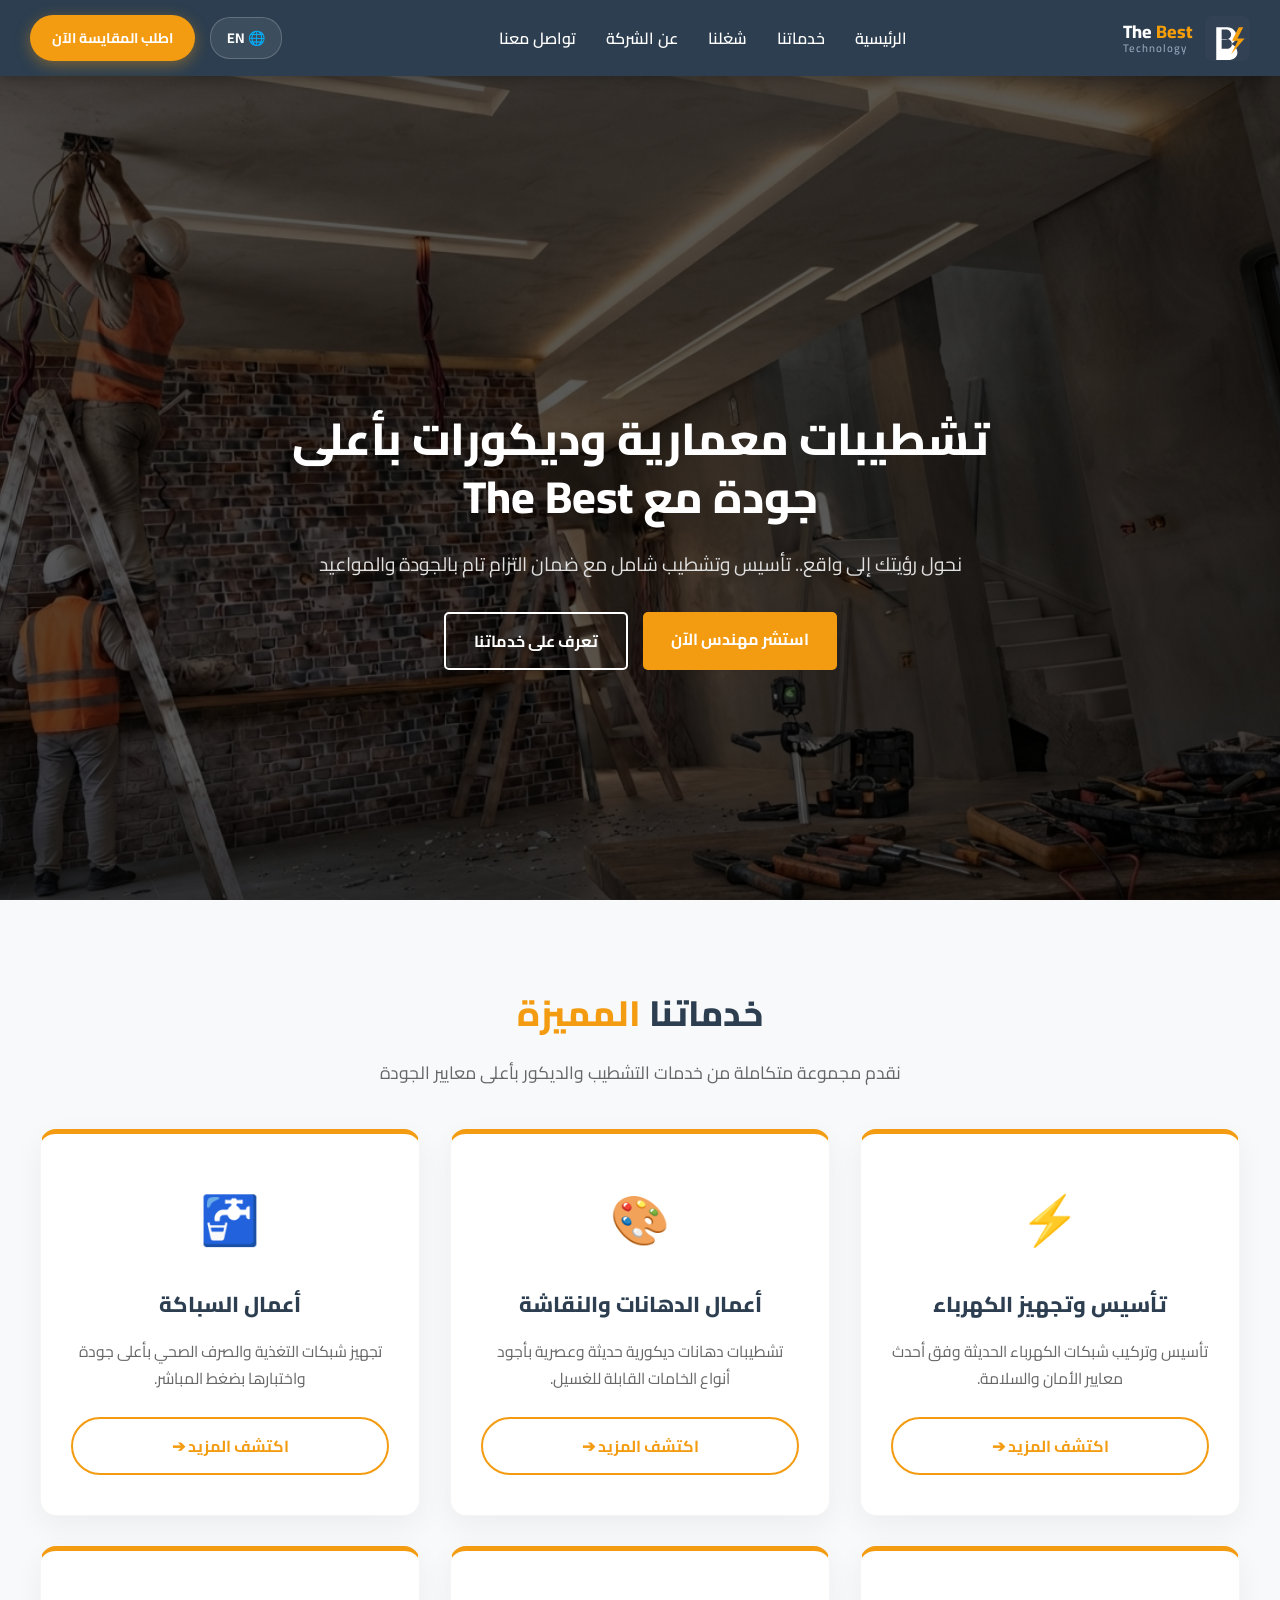
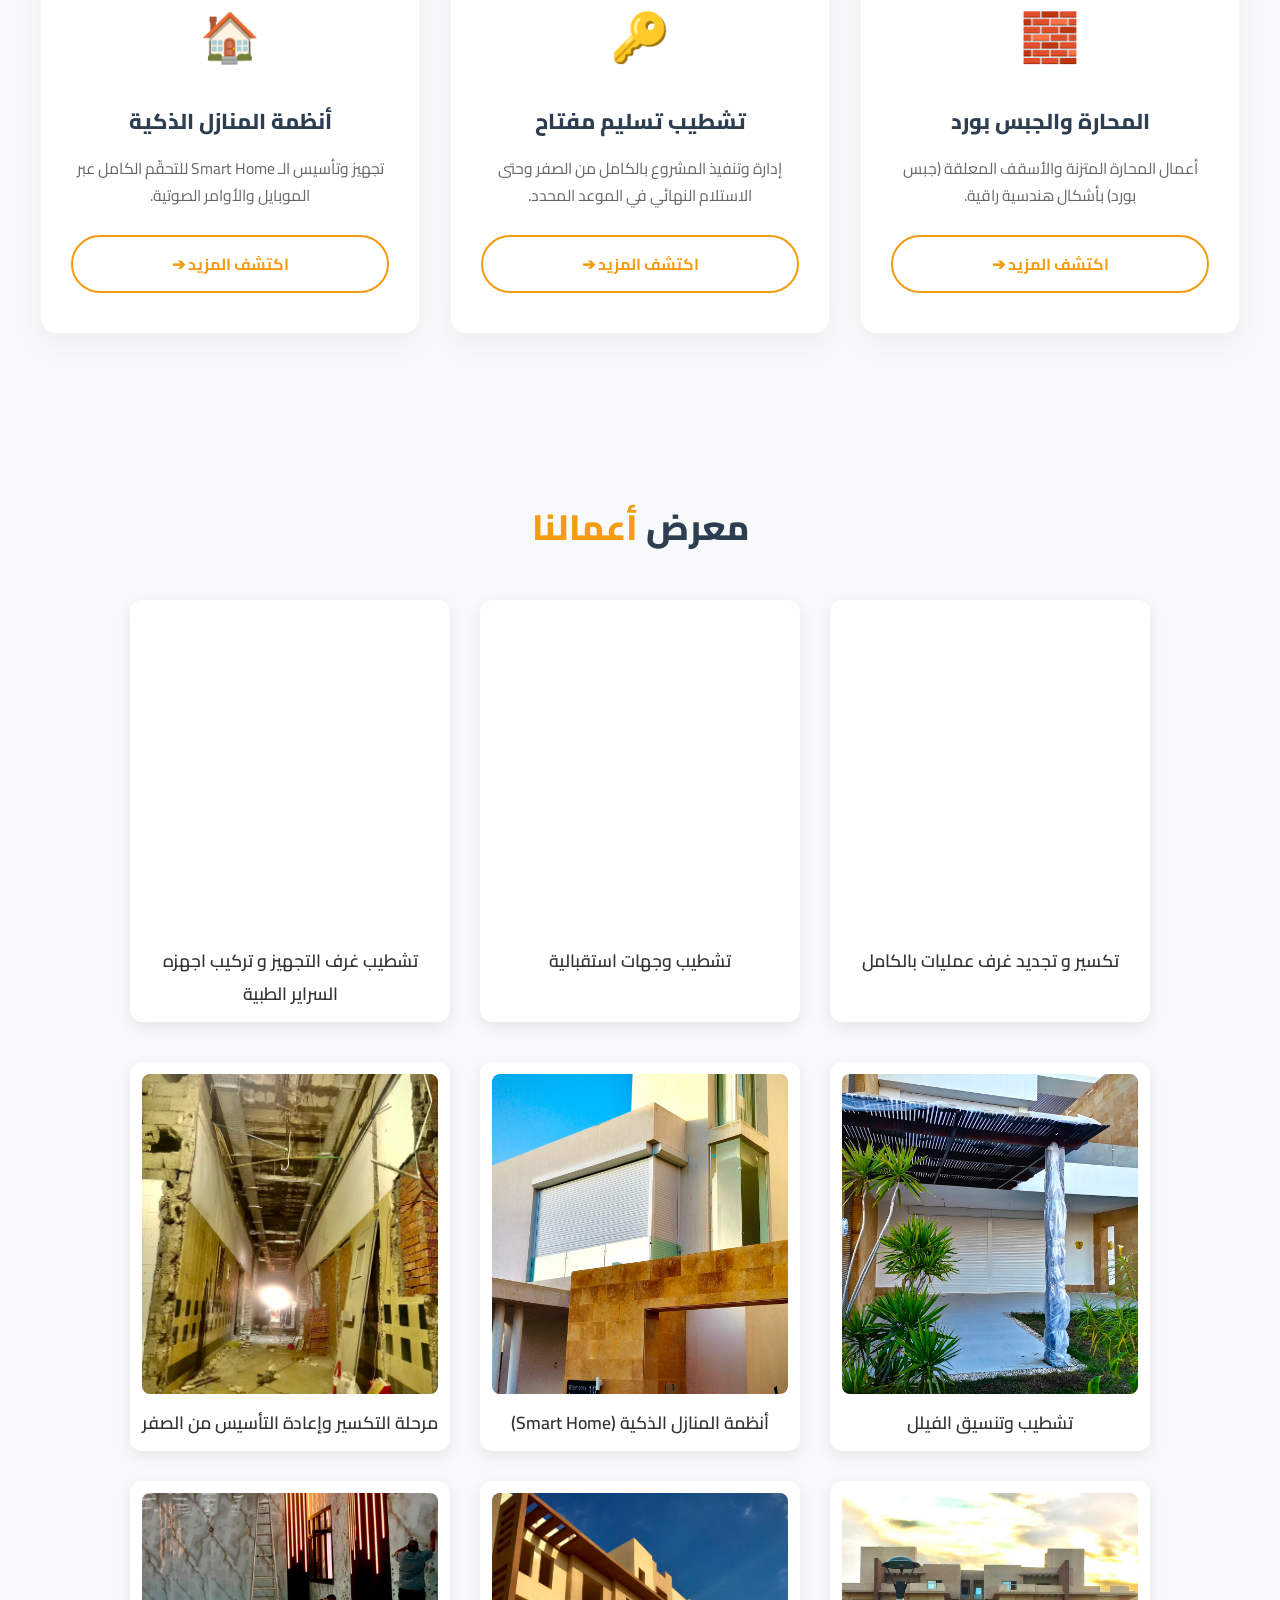
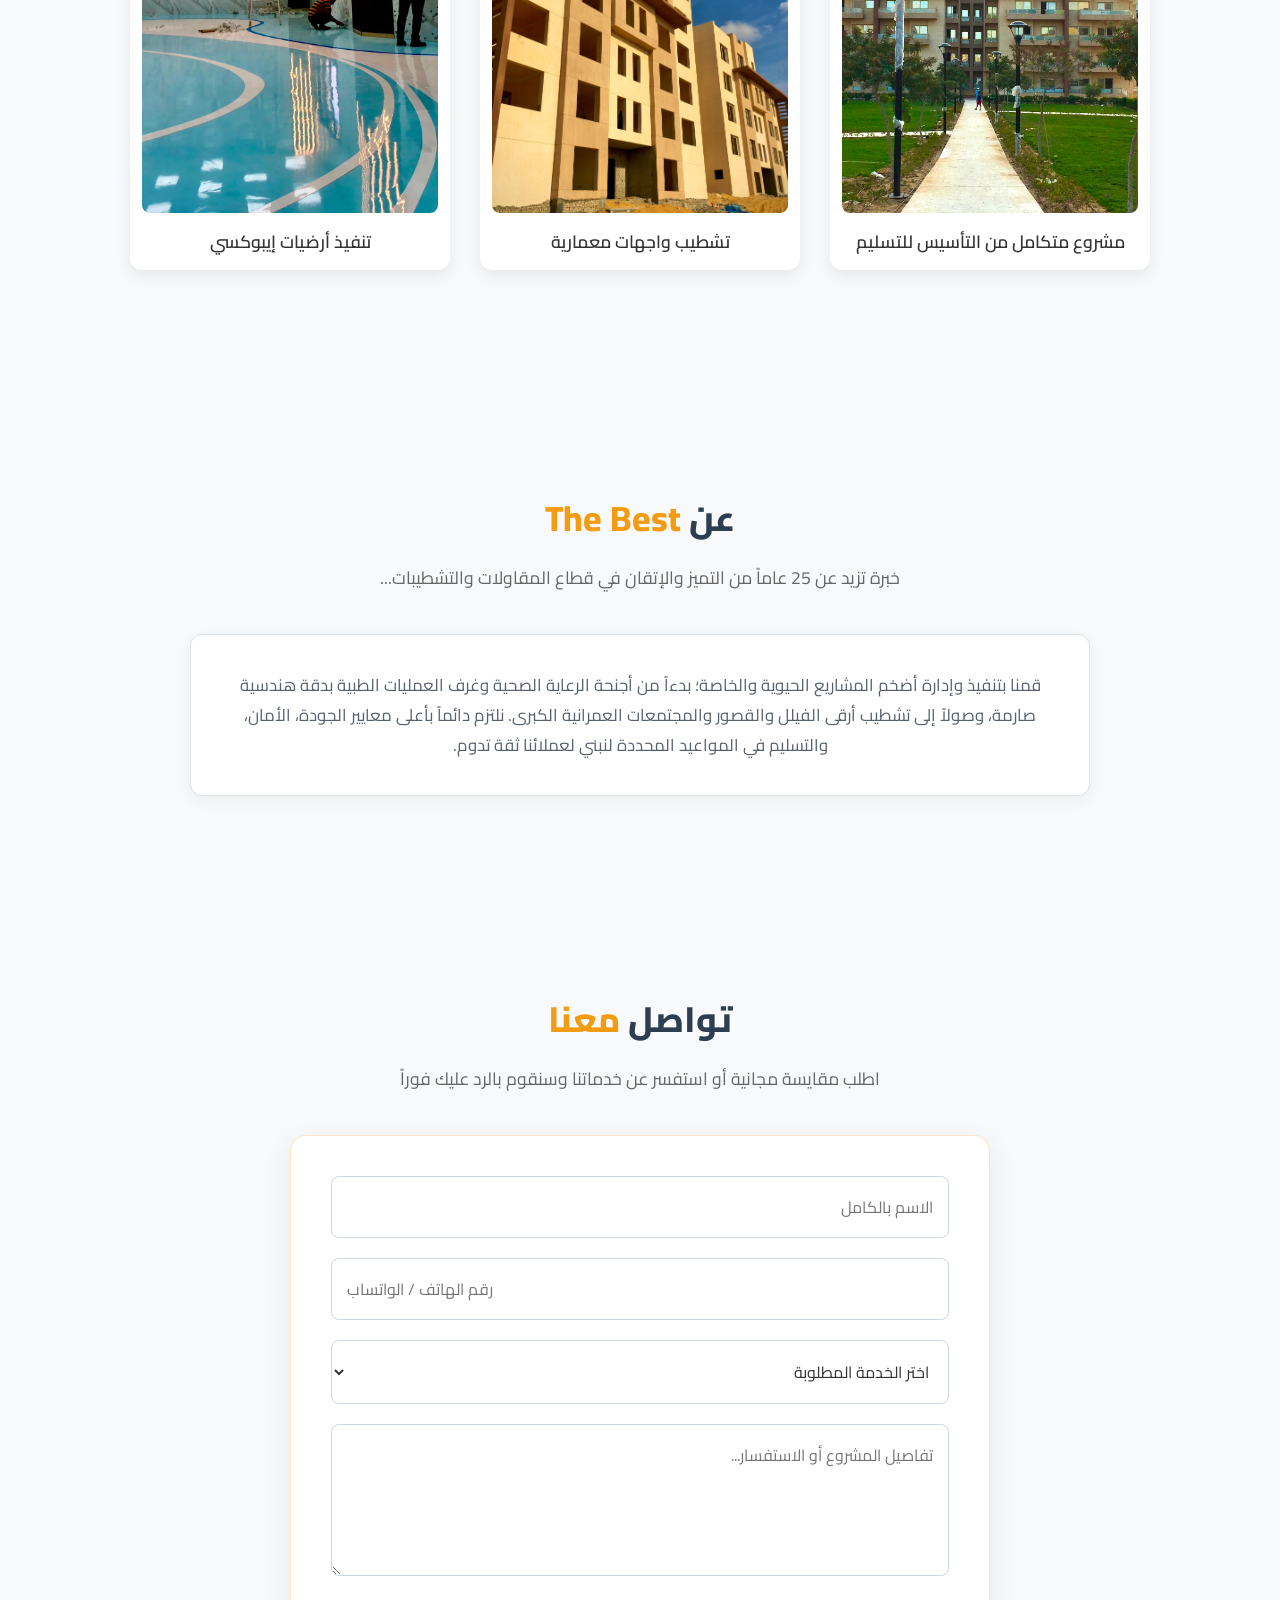
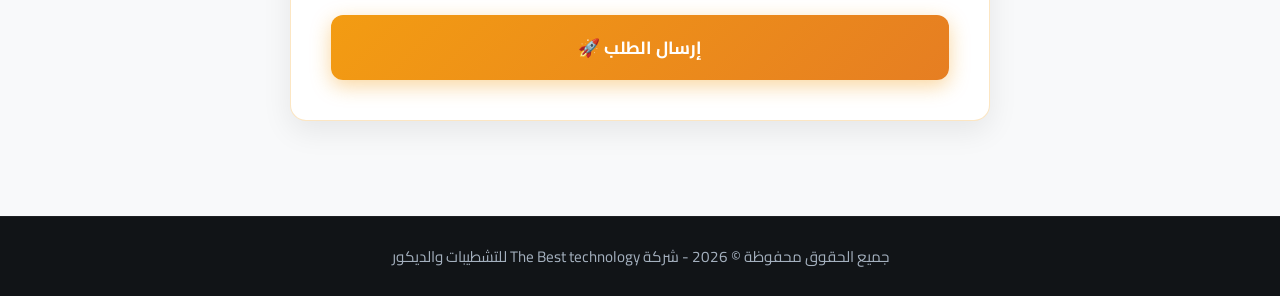
<file: index.html>
<!DOCTYPE html>
<html lang="ar" dir="rtl">
<head>
    <meta charset="UTF-8">
    <meta name="viewport" content="width=device-width, initial-scale=1.0">
    <title>The Best</title>
    <link rel="stylesheet" href="style.css">
    <meta property="og:image" content="https://khaledwaleed161274-wq.github.io/the-best-tech-website/logo.png">
    <meta property="og:title" content="The Best Technology | تشطيبات معمارية وديكورات" />
    <meta property="og:description" content="نحول رؤيتك إلى واقع.. تأسيس وتشطيب شامل مع ضمان التزام تام بالجودة والمواعيد." />
</head>
<body>

    <header class="header" id="mainHeader">
        <nav class="navbar">
            <div class="nav-container">

                <a href="en.html" class="logo" style="display: flex; align-items: center; gap: 12px; text-decoration: none;">
                <svg width="45" height="45" viewBox="0 0 100 100" fill="none" xmlns="http://www.w3.org/2000/svg" style="display: block;">
                    <rect width="100" height="100" rx="16" fill="#334155"/>
                    <path d="M25 25H50C61.0457 25 70 33.9543 70 45C70 52.5 65 59 58 62C66 65 72 72 72 81C72 91.5 63 98 51 98H25V25ZM47 52C53.0751 52 58 47.0751 58 41C58 34.9249 53.0751 30 47 30H37V52H47ZM49 73C55.0751 73 60 68.0751 60 62C60 55.9249 55.0751 51 49 51H37V73H49Z" fill="white"/>
                    <path d="M75 25L60 55H73L58 85L88 50H72L85 25H75Z" fill="#f59e0b"/>
                </svg>
                <div style="display: flex; flex-direction: column; line-height: 1.2; text-align: left;">
                    <span style="font-weight: 800; font-size: 18px; color: #ffffff;">The <span style="color: #f59e0b;">Best</span></span>
                    <span style="font-size: 11px; font-weight: 600; color: #94a3b8; letter-spacing: 1px;">Technology</span>
                </div>
            </a>

                <ul class="nav-links">
                    <li><a href="#home">الرئيسية</a></li>
                    <li><a href="#services">خدماتنا</a></li>
                    <li><a href="#gallery">شغلنا</a></li>
                    <li><a href="#about">عن الشركة</a></li>
                    <li><a href="#contact">تواصل معنا</a></li>
                </ul>

                <div class="nav-actions">
                    <a href="en.html" class="lang-btn" style="text-decoration: none; display: inline-flex; align-items: center; justify-content: center;">🌐 EN</a>
                    <a href="#contact" class="nav-cta">اطلب المقايسة الآن</a>
                </div>
            </div>
        </nav>
    </header>

    <section id="home" class="hero">
        <div class="hero-overlay"></div>
        <div class="hero-content">
            <h1>تشطيبات معمارية وديكورات بأعلى جودة مع The Best</h1>
            <p>نحول رؤيتك إلى واقع.. تأسيس وتشطيب شامل مع ضمان التزام تام بالجودة والمواعيد</p>
            <div class="hero-btns">
              <a href="https://wa.me/201144447012?text=مرحباً، أود استشارة مهندس بخصوص تشطيب..." target="_blank" class="btn primary-btn">استشر مهندس الآن</a>
              <a href="#services" class="btn secondary-btn">تعرف على خدماتنا</a>
            </div>
        </div>
    </section>

    <section id="services" class="services-section">
       <div class="section-title">
            <h2>خدماتنا <span>المميزة</span></h2>
            <p>نقدم مجموعة متكاملة من خدمات التشطيب والديكور بأعلى معايير الجودة</p>
       </div>

       <div class="services-grid">
        <a href="service-electrical.html" style="text-decoration: none; color: inherit; display: block;">
            <div class="service-card">
                <div class="service-icon">⚡</div>
                <h3>تأسيس وتجهيز الكهرباء</h3>
                <p>تأسيس وتركيب شبكات الكهرباء الحديثة وفق أحدث معايير الأمان والسلامة.</p>
                <span class="service-btn"> اكتشف المزيد ➔</span>
            </div>
        </a>

        <a href="service-painting.html" style="text-decoration: none; color: inherit; display: block;">
            <div class="service-card">
                <div class="service-icon">🎨</div>
                <h3>أعمال الدهانات والنقاشة</h3>
                <p>تشطيبات دهانات ديكورية حديثة وعصرية بأجود أنواع الخامات القابلة للغسيل.</p>
                <span class="service-btn"> اكتشف المزيد ➔</span>
            </div>
        </a>

        <a href="service-plumbing.html" style="text-decoration: none; color: inherit; display: block;">
            <div class="service-card">
                <div class="service-icon">🚰</div>
                <h3>أعمال السباكة</h3>
                <p>تجهيز شبكات التغذية والصرف الصحي بأعلى جودة واختبارها بضغط المباشر.</p>
                <span class="service-btn"> اكتشف المزيد ➔</span>
            </div>
        </a>

        <a href="service-gypsum.html" style="text-decoration: none; color: inherit; display: block;">
            <div class="service-card">
                <div class="service-icon">🧱</div>
                <h3>المحارة والجبس بورد</h3>
                <p>أعمال المحارة المتزنة والأسقف المعلقة (جبس بورد) بأشكال هندسية راقية.</p>
                <span class="service-btn"> اكتشف المزيد ➔</span>
            </div>
        </a>

        <a href="service-turnkey.html" style="text-decoration: none; color: inherit; display: block;">
            <div class="service-card">
                <div class="service-icon">🔑</div>
                <h3>تشطيب تسليم مفتاح</h3>
                <p>إدارة وتنفيذ المشروع بالكامل من الصفر وحتى الاستلام النهائي في الموعد المحدد.</p>
                <span class="service-btn"> اكتشف المزيد ➔</span>
            </div>
        </a>

        <a href="service-smart-home.html" style="text-decoration: none; color: inherit; display: block;">
            <div class="service-card">
                <div class="service-icon">🏠</div>
                <h3>أنظمة المنازل الذكية</h3>
                <p>تجهيز وتأسيس الـ Smart Home للتحقّم الكامل عبر الموبايل والأوامر الصوتية.</p>
                <span class="service-btn"> اكتشف المزيد ➔</span>
            </div>
        </a>
       </div>
    </div>
</section>

<section id="gallery">
    <h2>معرض <span>أعمالنا</span></h2>

    <div class="video-container">
        <div class="video-box">
            <video autoplay muted loop playsinline preload="auto">
                <source src="work-video.mp4" type="video/mp4">
            </video>
            <p>تكسير و تجديد غرف عمليات بالكامل</p>
        </div>

        <div class="video-box">
            <video autoplay muted loop playsinline preload="auto">
                <source src="work2-video.mp4" type="video/mp4">
            </video>
            <p>تشطيب وجهات استقبالية</p>
        </div>
        
        <div class="video-box">
            <video autoplay muted loop playsinline preload="auto">
                <source src="work3-video.mp4" type="video/mp4">
            </video>
            <p>تشطيب غرف التجهيز و تركيب اجهزه السراير الطبية</p>
        </div>

    </div>
    
    <div class="my-gallery">
        <div class="photo-item">
            <img src="imageswork1.jpg" alt="تشطيب وتنسيق الفيلل">
            <p>تشطيب وتنسيق الفيلل</p>
        </div>

        <div class="photo-item">
            <img src="imageswork2.jpg" alt="أنظمة المنازل الذكية (Smart Home)">
            <p>أنظمة المنازل الذكية (Smart Home)</p>
        </div>

        <div class="photo-item">
            <img src="imageswork3.jpg" alt="مرحلة التكسير وإعادة التأسيس من الصفر">
            <p>مرحلة التكسير وإعادة التأسيس من الصفر</p>
        </div>

        <div class="photo-item">
            <img src="imageswork4.jpg" alt="مشروع متكامل من التأسيس للتسليم">
            <p>مشروع متكامل من التأسيس للتسليم</p>
        </div>

        <div class="photo-item">
            <img src="imageswork5.jpg" alt="تشطيب واجهات معمارية">
            <p>تشطيب واجهات معمارية</p>
        </div>

        <div class="photo-item">
            <img src="imageswork6.jpg" alt="تنفيذ أرضيات إيبوكسي">
            <p>تنفيذ أرضيات إيبوكسي</p>
        </div>

    </div>
</section>

    <section id="about" class="about-section">
        <div class="container">
            <div class="section-title">
                <h2>عن <span>The Best</span></h2>
                <p>خبرة تزيد عن 25 عاماً من التميز والإتقان في قطاع المقاولات والتشطيبات...</p>
            </div>
            <div class="about-content">
                <div class="about-text">
                    <p>قمنا بتنفيذ وإدارة أضخم المشاريع الحيوية والخاصة؛ بدءاً من أجنحة الرعاية الصحية وغرف العمليات الطبية بدقة هندسية صارمة، وصولاً إلى تشطيب أرقى الفيلل والقصور والمجتمعات العمرانية الكبرى. نلتزم دائماً بأعلى معايير الجودة، الأمان، والتسليم في المواعيد المحددة لنبني لعملائنا ثقة تدوم.</p>
                </div>
            </div>
        </div>
    </section>

    <section id="contact" class="contact-section">
        <div class="container">
            <div class="section-title">
                <h2>تواصل <span>معنا</span></h2>
                <p>اطلب مقايسة مجانية أو استفسر عن خدماتنا وسنقوم بالرد عليك فوراً</p>
            </div>

            <div class="contact-container">
                <form class="contact-form" id="whatsappForm">
                    <div class="input-group">
                        <input type="text" id="clientName" placeholder="الاسم بالكامل" required>
                    </div>
                    <div class="input-group">
                        <input type="tel" id="clientPhone" placeholder="رقم الهاتف / الواتساب" required>
                    </div>
                    <div class="input-group">
                        <select id="clientService" required aria-label="اختر الخدمة المطلوبة">
                            <option value="" disabled selected>اختر الخدمة المطلوبة</option>
                            <option value="تشطيب كامل (تسليم مفتاح)">تشطيب كامل (تسليم مفتاح)</option>
                            <option value="تأسيس وتجهيز كهرباء">تأسيس وتجهيز كهرباء</option>
                            <option value="تأسيس سباكة">تأسيس سباكة</option>
                            <option value="أعمال دهانات وجبس بورد">أعمال دهانات وجبس بورد</option>
                            <option value="أعمال المحارة والتشطيبات الأولية">أعمال المحارة والتشطيبات الأولية</option>
                            <option value="أنظمة المنازل الذكية (Smart Home)">أنظمة المنازل الذكية (Smart Home)</option>
                            <option value="تشطيب وتنسيق الفيلل">تشطيب وتنسيق الفيلل</option>
                        </select>
                    </div>
                    <div class="input-group">
                        <textarea id="clientMessage" rows="4" placeholder="تفاصيل المشروع أو الاستفسار..." required></textarea>
                    </div>
                    <button type="submit" class="btn primary-btn submit-btn">إرسال الطلب 🚀</button>
                </form>
            </div>
        </div>
    </section>

    <footer class="footer">
        <p>جميع الحقوق محفوظة &copy; 2026 - شركة The Best technology للتشطيبات والديكور</p>
    </footer>

    <script>
        document.getElementById('whatsappForm').addEventListener('submit', function(e) {
            e.preventDefault(); // منع إعادة تحميل الصفحة

            // استخراج القيم المدخلة
            const name = document.getElementById('clientName').value;
            const phone = document.getElementById('clientPhone').value;
            const service = document.getElementById('clientService').value;
            const message = document.getElementById('clientMessage').value;

            // رقم الواتساب الخاص بك (تأكد من كتابة الرقم بالكود الدولي الصحيح بدون علامة +)
            const myPhoneNumber = "201144447012"; 

            // صياغة نص الرسالة
            const whatsappMessage = `*طلب مقايسة جديدة من موقع The Best*%0a` +
                                    `----------------------------------%0a` +
                                    `👤 *الاسم:* ${name}%0a` +
                                    `📞 *الهاتف:* ${phone}%0a` +
                                    `🛠 *الخدمة:* ${service}%0a` +
                                    `💬 *التفاصيل:* ${message}`;

            // فتح تطبيق/موقع الواتساب بالرسالة الجاهزة
            const whatsappURL = `https://wa.me/${myPhoneNumber}?text=${whatsappMessage}`;
            window.open(whatsappURL, '_blank');
        });
    </script>

    <script>
             // تحديد كل فيديوهات المعرض وإبطاء سرعتها
            const videos = document.querySelectorAll('.video-box video');
            videos.forEach(video => {
            video.playbackRate = 0.8;
        });
    </script>

</body>
</html>
</file>
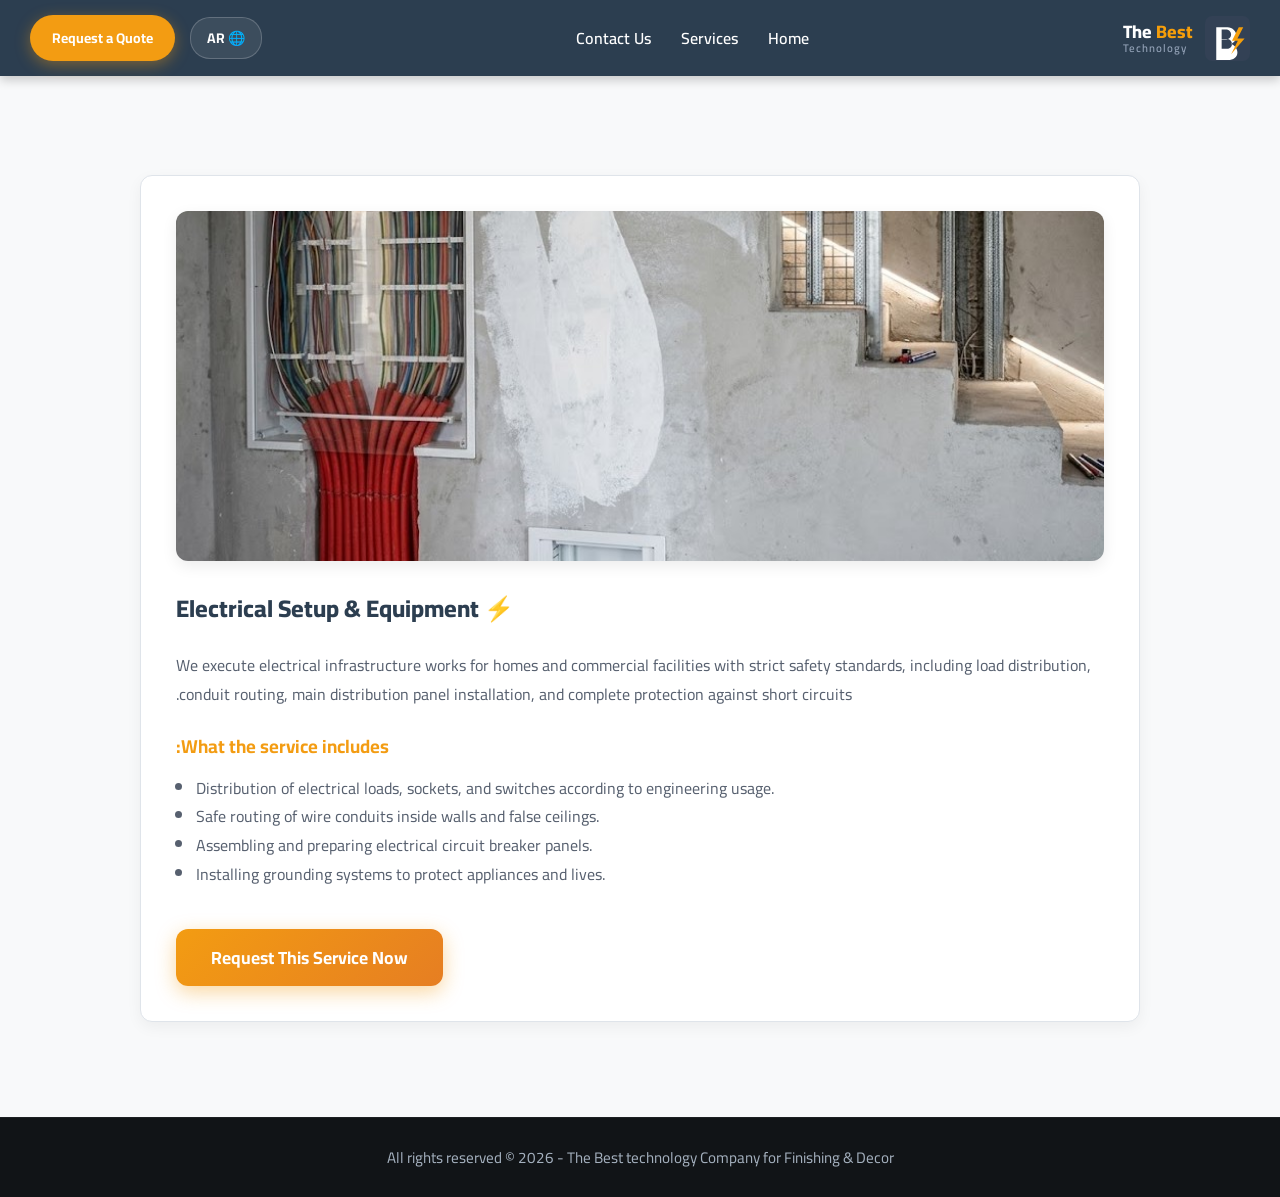
<file: en-service-electrical.html>
<!DOCTYPE html>
<html lang="en" dir="ltr">
<head>
    <meta charset="UTF-8">
    <meta name="viewport" content="width=device-width, initial-scale=1.0">
    <title>Electrical Setup & Equipment - The Best</title>
    <link rel="stylesheet" href="style.css">
</head>
<body>
    <header class="header">
        <nav class="navbar">
            <div class="nav-container">

                <a href="en.html" class="logo" style="display: flex; align-items: center; gap: 12px; text-decoration: none;">
                <svg width="45" height="45" viewBox="0 0 100 100" fill="none" xmlns="http://www.w3.org/2000/svg" style="display: block;">
                    <rect width="100" height="100" rx="16" fill="#334155"/>
                    <path d="M25 25H50C61.0457 25 70 33.9543 70 45C70 52.5 65 59 58 62C66 65 72 72 72 81C72 91.5 63 98 51 98H25V25ZM47 52C53.0751 52 58 47.0751 58 41C58 34.9249 53.0751 30 47 30H37V52H47ZM49 73C55.0751 73 60 68.0751 60 62C60 55.9249 55.0751 51 49 51H37V73H49Z" fill="white"/>
                    <path d="M75 25L60 55H73L58 85L88 50H72L85 25H75Z" fill="#f59e0b"/>
                </svg>
                <div style="display: flex; flex-direction: column; line-height: 1.2; text-align: left;">
                    <span style="font-weight: 800; font-size: 18px; color: #ffffff;">The <span style="color: #f59e0b;">Best</span></span>
                    <span style="font-size: 11px; font-weight: 600; color: #94a3b8; letter-spacing: 1px;">Technology</span>
                </div>
            </a>

                <ul class="nav-links">
                    <li><a href="en.html#home">Home</a></li>
                    <li><a href="en.html#services">Services</a></li>
                    <li><a href="en.html#contact">Contact Us</a></li>
                </ul>
                <div class="nav-actions">
                    <a href="service-electrical.html" class="lang-btn" style="text-decoration: none; display: inline-flex; align-items: center; justify-content: center;">🌐 AR</a>
                    <a href="en.html#contact" class="nav-cta">Request a Quote</a>
                </div>
            </div>
        </nav>
    </header>

    <section class="services-section" style="margin-top: 80px;">
        <div class="container">
            <div class="about-content" style="text-align: left; max-width: 1000px;">
                
                <!-- صورة الخدمة البارزة -->
                <div style="margin-bottom: 25px; border-radius: 12px; overflow: hidden; box-shadow: 0 5px 15px rgba(0,0,0,0.08);">
                    <img src="electrical.jpg" alt="Electrical Setup & Equipment" style="width: 100%; height: 350px; object-fit: cover; display: block;">
                </div>

                <h1 style="color: var(--secondary-color); margin-bottom: 20px; font-weight: 800;">⚡ Electrical Setup & Equipment</h1>
                <p style="margin-bottom: 20px; line-height: 1.8; color: #57606f;">
                    We execute electrical infrastructure works for homes and commercial facilities with strict safety standards, including load distribution, conduit routing, main distribution panel installation, and complete protection against short circuits.
                </p>
                <h3 style="color: var(--primary-color); margin-bottom: 10px;">What the service includes:</h3>
                <ul style="list-style: disc; margin-left: 20px; color: #57606f; line-height: 1.8; margin-bottom: 30px;">
                    <li style="text-align: left; direction: ltr; list-style-position: outside;">Distribution of electrical loads, sockets, and switches according to engineering usage.</li>
                    <li style="text-align: left; direction: ltr; list-style-position: outside;">Safe routing of wire conduits inside walls and false ceilings.</li>
                    <li style="text-align: left; direction: ltr; list-style-position: outside;">Assembling and preparing electrical circuit breaker panels.</li>
                    <li style="text-align: left; direction: ltr; list-style-position: outside;">Installing grounding systems to protect appliances and lives.</li>
                </ul>
                <a href="en.html#contact" class="btn primary-btn submit-btn" style="display: inline-block; text-align: center; text-decoration: none; width: auto; padding: 12px 35px;">Request This Service Now</a>
            </div>
        </div>
    </section>

    <footer class="footer">
        <p>All rights reserved &copy; 2026 - The Best technology Company for Finishing & Decor</p>
    </footer>
</body>
</html>
</file>
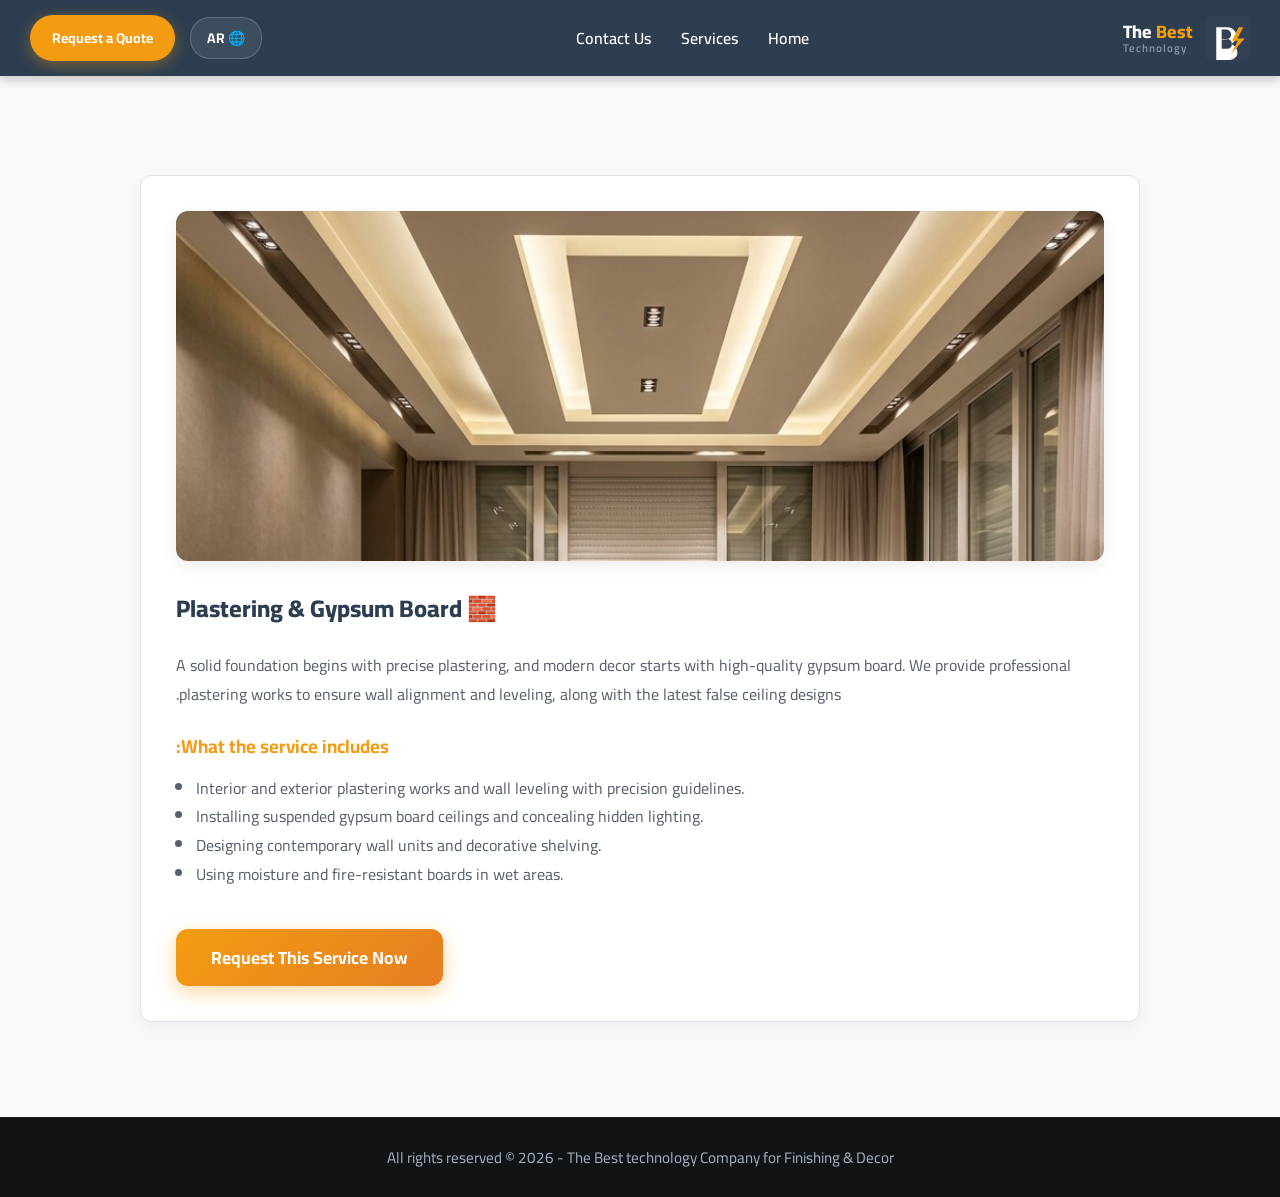
<file: en-service-gypsum.html>
<!DOCTYPE html>
<html lang="en" dir="ltr">
<head>
    <meta charset="UTF-8">
    <meta name="viewport" content="width=device-width, initial-scale=1.0">
    <title>Plastering & Gypsum Board - The Best</title>
    <link rel="stylesheet" href="style.css">
</head>
<body>
    <header class="header">
        <nav class="navbar">
            <div class="nav-container">

                <a href="en.html" class="logo" style="display: flex; align-items: center; gap: 12px; text-decoration: none;">
                <svg width="45" height="45" viewBox="0 0 100 100" fill="none" xmlns="http://www.w3.org/2000/svg" style="display: block;">
                    <rect width="100" height="100" rx="16" fill="#334155"/>
                    <path d="M25 25H50C61.0457 25 70 33.9543 70 45C70 52.5 65 59 58 62C66 65 72 72 72 81C72 91.5 63 98 51 98H25V25ZM47 52C53.0751 52 58 47.0751 58 41C58 34.9249 53.0751 30 47 30H37V52H47ZM49 73C55.0751 73 60 68.0751 60 62C60 55.9249 55.0751 51 49 51H37V73H49Z" fill="white"/>
                    <path d="M75 25L60 55H73L58 85L88 50H72L85 25H75Z" fill="#f59e0b"/>
                </svg>
                <div style="display: flex; flex-direction: column; line-height: 1.2; text-align: left;">
                    <span style="font-weight: 800; font-size: 18px; color: #ffffff;">The <span style="color: #f59e0b;">Best</span></span>
                    <span style="font-size: 11px; font-weight: 600; color: #94a3b8; letter-spacing: 1px;">Technology</span>
                </div>
            </a>

                <ul class="nav-links">
                    <li><a href="en.html#home">Home</a></li>
                    <li><a href="en.html#services">Services</a></li>
                    <li><a href="en.html#contact">Contact Us</a></li>
                </ul>
                <div class="nav-actions">
                    <a href="service-gypsum.html" class="lang-btn" style="text-decoration: none; display: inline-flex; align-items: center; justify-content: center;">🌐 AR</a>
                    <a href="en.html#contact" class="nav-cta">Request a Quote</a>
                </div>
            </div>
        </nav>
    </header>

    <section class="services-section" style="margin-top: 80px;">
        <div class="container">
            <div class="about-content" style="text-align: left; max-width: 1000px;">
                
                <!-- صورة الخدمة البارزة -->
                <div style="margin-bottom: 25px; border-radius: 12px; overflow: hidden; box-shadow: 0 5px 15px rgba(0,0,0,0.08);">
                    <img src="gypsum.jpg" alt="Plastering & Gypsum Board" style="width: 100%; height: 350px; object-fit: cover; display: block;">
                </div>

                <h1 style="color: var(--secondary-color); margin-bottom: 20px; font-weight: 800;">🧱 Plastering & Gypsum Board</h1>
                <p style="margin-bottom: 20px; line-height: 1.8; color: #57606f;">
                    A solid foundation begins with precise plastering, and modern decor starts with high-quality gypsum board. We provide professional plastering works to ensure wall alignment and leveling, along with the latest false ceiling designs.
                </p>
                <h3 style="color: var(--primary-color); margin-bottom: 10px;">What the service includes:</h3>
                <ul style="list-style: disc; margin-left: 20px; color: #57606f; line-height: 1.8; margin-bottom: 30px;">
                    <li style="text-align: left; direction: ltr; list-style-position: outside;">Interior and exterior plastering works and wall leveling with precision guidelines.</li>
                    <li style="text-align: left; direction: ltr; list-style-position: outside;">Installing suspended gypsum board ceilings and concealing hidden lighting.</li>
                    <li style="text-align: left; direction: ltr; list-style-position: outside;">Designing contemporary wall units and decorative shelving.</li>
                    <li style="text-align: left; direction: ltr; list-style-position: outside;">Using moisture and fire-resistant boards in wet areas.</li>
                </ul>
                <a href="en.html#contact" class="btn primary-btn submit-btn" style="display: inline-block; text-align: center; text-decoration: none; width: auto; padding: 12px 35px;">Request This Service Now</a>
            </div>
        </div>
    </section>

    <footer class="footer">
        <p>All rights reserved &copy; 2026 - The Best technology Company for Finishing & Decor</p>
    </footer>
</body>
</html>
</file>
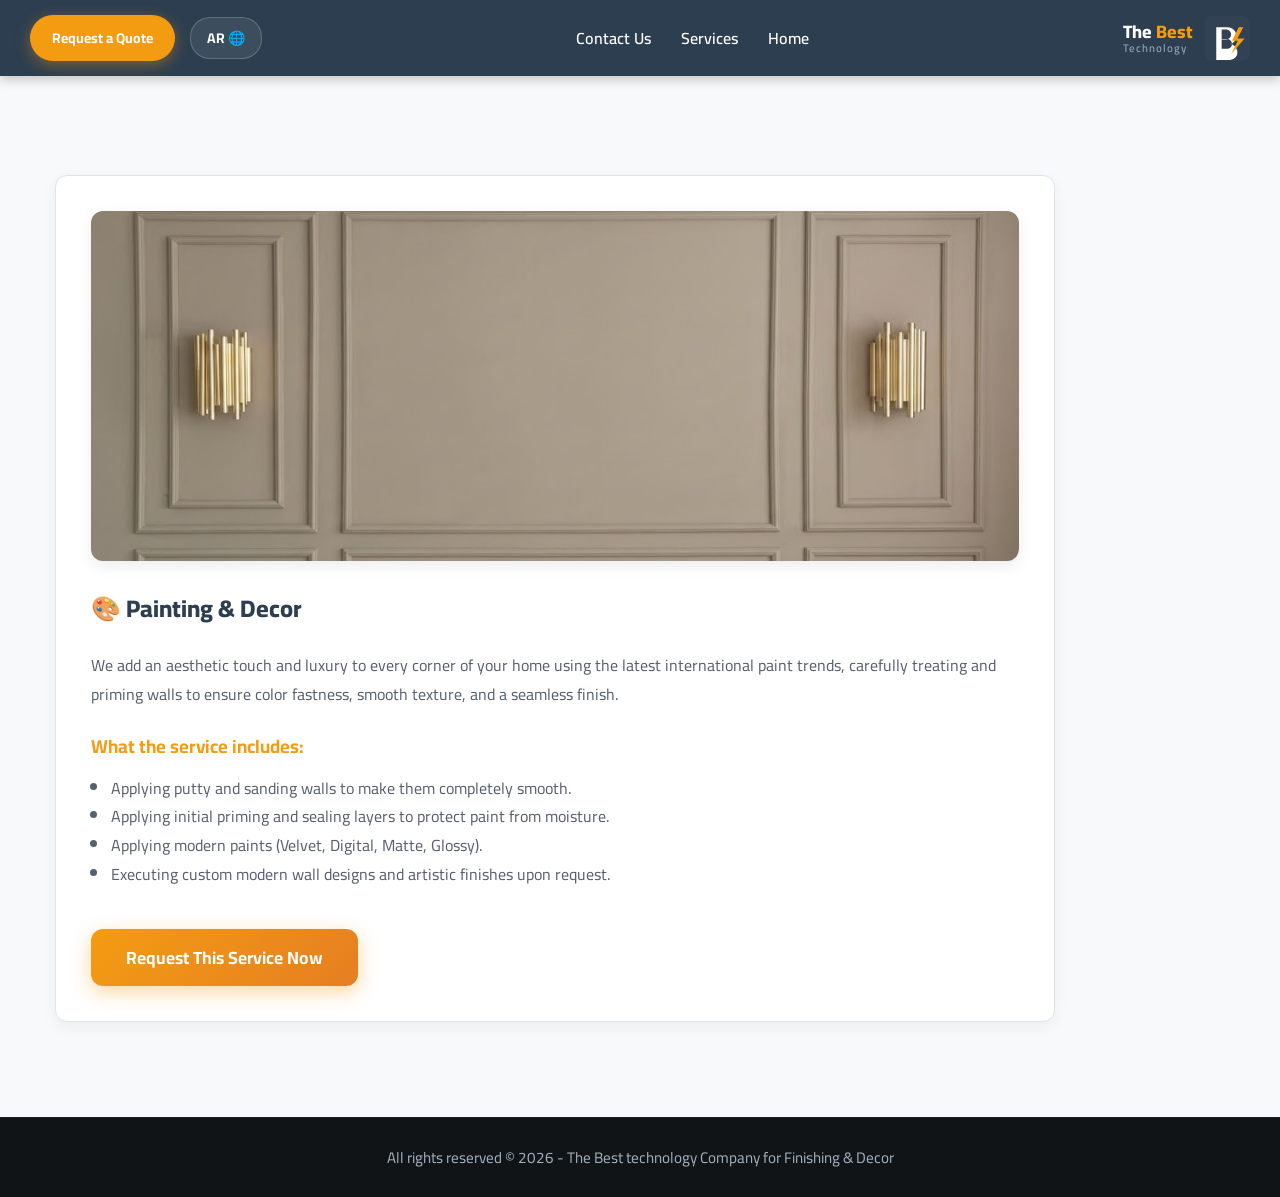
<file: en-service-painting.html>
<!DOCTYPE html>
<html lang="en" dir="ltr">
<head>
    <meta charset="UTF-8">
    <meta name="viewport" content="width=device-width, initial-scale=1.0">
    <title>Painting & Decor - The Best</title>
    <link rel="stylesheet" href="style.css">
</head>
<body dir="ltr" style="text-align: left;">
    <header class="header">
        <nav class="navbar">
            <div class="nav-container">

                <a href="en.html" class="logo" style="display: flex; align-items: center; gap: 12px; text-decoration: none;">
                <svg width="45" height="45" viewBox="0 0 100 100" fill="none" xmlns="http://www.w3.org/2000/svg" style="display: block;">
                    <rect width="100" height="100" rx="16" fill="#334155"/>
                    <path d="M25 25H50C61.0457 25 70 33.9543 70 45C70 52.5 65 59 58 62C66 65 72 72 72 81C72 91.5 63 98 51 98H25V25ZM47 52C53.0751 52 58 47.0751 58 41C58 34.9249 53.0751 30 47 30H37V52H47ZM49 73C55.0751 73 60 68.0751 60 62C60 55.9249 55.0751 51 49 51H37V73H49Z" fill="white"/>
                    <path d="M75 25L60 55H73L58 85L88 50H72L85 25H75Z" fill="#f59e0b"/>
                </svg>
                <div style="display: flex; flex-direction: column; line-height: 1.2; text-align: left;">
                    <span style="font-weight: 800; font-size: 18px; color: #ffffff;">The <span style="color: #f59e0b;">Best</span></span>
                    <span style="font-size: 11px; font-weight: 600; color: #94a3b8; letter-spacing: 1px;">Technology</span>
                </div>
            </a>

                <ul class="nav-links">
                    <li><a href="en.html#home">Home</a></li>
                    <li><a href="en.html#services">Services</a></li>
                    <li><a href="en.html#contact">Contact Us</a></li>
                </ul>
                <div class="nav-actions">
                    <a href="service-painting.html" class="lang-btn" style="text-decoration: none; display: inline-flex; align-items: center; justify-content: center;">🌐 AR</a>
                    <a href="en.html#contact" class="nav-cta">Request a Quote</a>
                </div>
            </div>
        </nav>
    </header>

    <section class="services-section" style="margin-top: 80px; direction: ltr; text-align: left;">
        <div class="container" style="direction: ltr; text-align: left;">
            <div class="about-content" style="text-align: left; direction: ltr; max-width: 1000px; margin-left: 0; margin-right: auto;">
                
                <!-- صورة الخدمة البارزة -->
                <div style="margin-bottom: 25px; border-radius: 12px; overflow: hidden; box-shadow: 0 5px 15px rgba(0,0,0,0.08);">
                    <img src="painting.jpg" alt="Painting & Decor" style="width: 100%; height: 350px; object-fit: cover; display: block;">
                </div>

                <h1 style="color: var(--secondary-color); margin-bottom: 20px; font-weight: 800; text-align: left; direction: ltr;">🎨 Painting & Decor</h1>
                <p style="margin-bottom: 20px; line-height: 1.8; color: #57606f; text-align: left; direction: ltr;">
                    We add an aesthetic touch and luxury to every corner of your home using the latest international paint trends, carefully treating and priming walls to ensure color fastness, smooth texture, and a seamless finish.
                </p>
                <h3 style="color: var(--primary-color); margin-bottom: 10px; text-align: left; direction: ltr;">What the service includes:</h3>
                
                <ul style="list-style-type: disc; direction: ltr; text-align: left; padding-left: 20px; padding-right: 0; margin-left: 0; margin-right: 0; color: #57606f; line-height: 1.8; margin-bottom: 30px;">
                    <li style="text-align: left; direction: ltr; list-style-position: outside;">Applying putty and sanding walls to make them completely smooth.</li>
                    <li style="text-align: left; direction: ltr; list-style-position: outside;">Applying initial priming and sealing layers to protect paint from moisture.</li>
                    <li style="text-align: left; direction: ltr; list-style-position: outside;">Applying modern paints (Velvet, Digital, Matte, Glossy).</li>
                    <li style="text-align: left; direction: ltr; list-style-position: outside;">Executing custom modern wall designs and artistic finishes upon request.</li>
                </ul>

                <a href="en.html#contact" class="btn primary-btn submit-btn" style="display: inline-block; text-align: center; text-decoration: none; width: auto; padding: 12px 35px;">Request This Service Now</a>
            </div>
        </div>
    </section>

    <footer class="footer" style="direction: ltr; text-align: center;">
        <p>All rights reserved &copy; 2026 - The Best technology Company for Finishing & Decor</p>
    </footer>
</body>
</html>
</file>
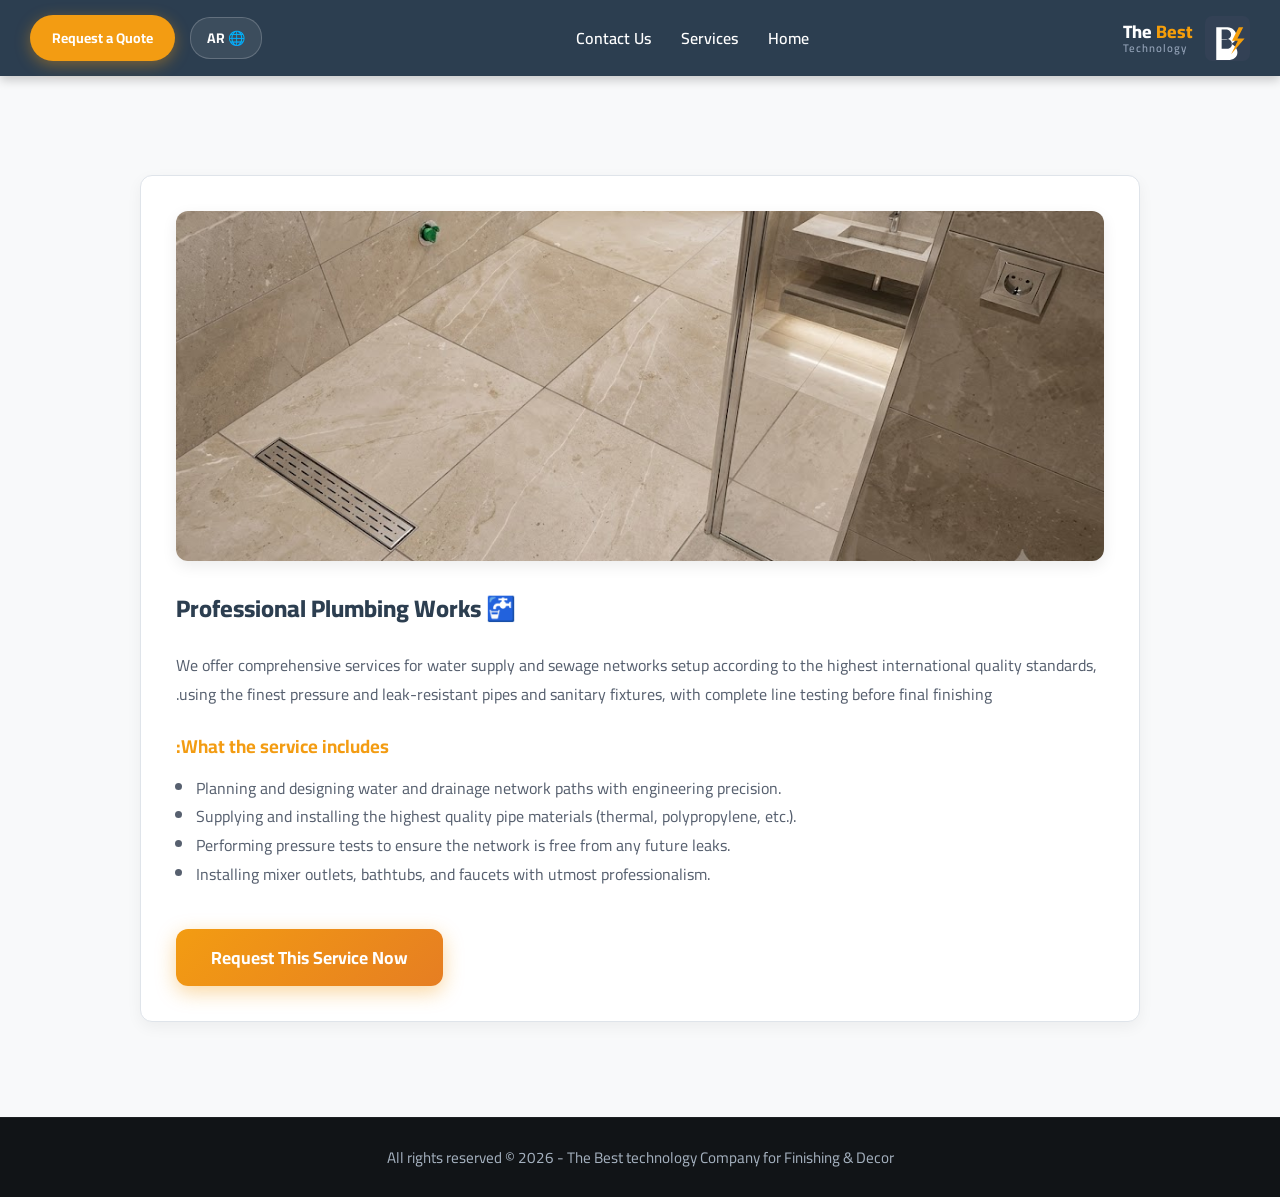
<file: en-service-plumbing.html>
<!DOCTYPE html>
<html lang="en" dir="ltr">
<head>
    <meta charset="UTF-8">
    <meta name="viewport" content="width=device-width, initial-scale=1.0">
    <title>Professional Plumbing - The Best</title>
    <link rel="stylesheet" href="style.css">
</head>
<body>
    <header class="header">
        <nav class="navbar">
            <div class="nav-container">

                <a href="en.html" class="logo" style="display: flex; align-items: center; gap: 12px; text-decoration: none;">
                <svg width="45" height="45" viewBox="0 0 100 100" fill="none" xmlns="http://www.w3.org/2000/svg" style="display: block;">
                    <rect width="100" height="100" rx="16" fill="#334155"/>
                    <path d="M25 25H50C61.0457 25 70 33.9543 70 45C70 52.5 65 59 58 62C66 65 72 72 72 81C72 91.5 63 98 51 98H25V25ZM47 52C53.0751 52 58 47.0751 58 41C58 34.9249 53.0751 30 47 30H37V52H47ZM49 73C55.0751 73 60 68.0751 60 62C60 55.9249 55.0751 51 49 51H37V73H49Z" fill="white"/>
                    <path d="M75 25L60 55H73L58 85L88 50H72L85 25H75Z" fill="#f59e0b"/>
                </svg>
                <div style="display: flex; flex-direction: column; line-height: 1.2; text-align: left;">
                    <span style="font-weight: 800; font-size: 18px; color: #ffffff;">The <span style="color: #f59e0b;">Best</span></span>
                    <span style="font-size: 11px; font-weight: 600; color: #94a3b8; letter-spacing: 1px;">Technology</span>
                </div>
            </a>

                <ul class="nav-links">
                    <li><a href="en.html#home">Home</a></li>
                    <li><a href="en.html#services">Services</a></li>
                    <li><a href="en.html#contact">Contact Us</a></li>
                </ul>
                <div class="nav-actions">
                    <a href="service-plumbing.html" class="lang-btn" style="text-decoration: none; display: inline-flex; align-items: center; justify-content: center;">🌐 AR</a>
                    <a href="en.html#contact" class="nav-cta">Request a Quote</a>
                </div>
            </div>
        </nav>
    </header>

    <section class="services-section" style="margin-top: 80px;">
        <div class="container">
            <div class="about-content" style="text-align: left; max-width: 1000px;">
                
                <!-- صورة الخدمة البارزة -->
                <div style="margin-bottom: 25px; border-radius: 12px; overflow: hidden; box-shadow: 0 5px 15px rgba(0,0,0,0.08);">
                    <img src="plumbing.jpg" alt="Professional Plumbing" style="width: 100%; height: 350px; object-fit: cover; display: block;">
                </div>

                <h1 style="color: var(--secondary-color); margin-bottom: 20px; font-weight: 800;">🚰 Professional Plumbing Works</h1>
                <p style="margin-bottom: 20px; line-height: 1.8; color: #57606f;">
                    We offer comprehensive services for water supply and sewage networks setup according to the highest international quality standards, using the finest pressure and leak-resistant pipes and sanitary fixtures, with complete line testing before final finishing.
                </p>
                <h3 style="color: var(--primary-color); margin-bottom: 10px;">What the service includes:</h3>
                <ul style="list-style: disc; margin-left: 20px; color: #57606f; line-height: 1.8; margin-bottom: 30px;">
                    <li style="text-align: left; direction: ltr; list-style-position: outside;">Planning and designing water and drainage network paths with engineering precision.</li>
                    <li style="text-align: left; direction: ltr; list-style-position: outside;">Supplying and installing the highest quality pipe materials (thermal, polypropylene, etc.).</li>
                    <li style="text-align: left; direction: ltr; list-style-position: outside;">Performing pressure tests to ensure the network is free from any future leaks.</li>
                    <li style="text-align: left; direction: ltr; list-style-position: outside;">Installing mixer outlets, bathtubs, and faucets with utmost professionalism.</li>
                </ul>
                <a href="en.html#contact" class="btn primary-btn submit-btn" style="display: inline-block; text-align: center; text-decoration: none; width: auto; padding: 12px 35px;">Request This Service Now</a>
            </div>
        </div>
    </section>

    <footer class="footer">
        <p>All rights reserved &copy; 2026 - The Best technology Company for Finishing & Decor</p>
    </footer>
</body>
</html>
</file>
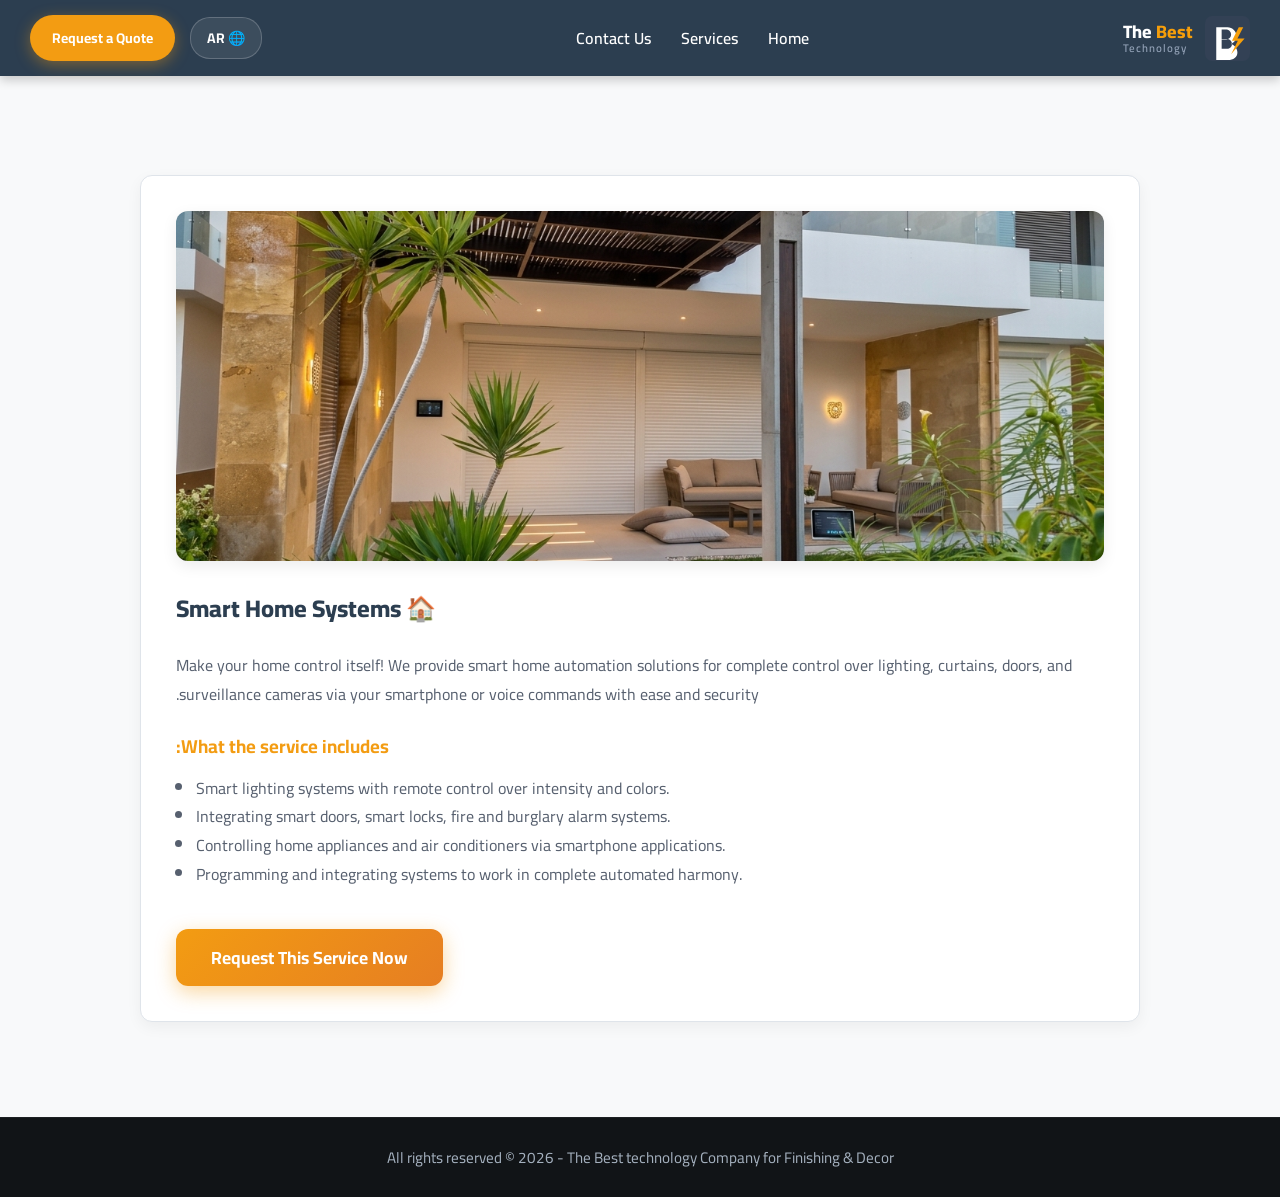
<file: en-service-smart-home.html>
<!DOCTYPE html>
<html lang="en" dir="ltr">
<head>
    <meta charset="UTF-8">
    <meta name="viewport" content="width=device-width, initial-scale=1.0">
    <title>Smart Home Systems - The Best</title>
    <link rel="stylesheet" href="style.css">
</head>
<body>
    <header class="header">
        <nav class="navbar">
            <div class="nav-container">

                <a href="en.html" class="logo" style="display: flex; align-items: center; gap: 12px; text-decoration: none;">
                <svg width="45" height="45" viewBox="0 0 100 100" fill="none" xmlns="http://www.w3.org/2000/svg" style="display: block;">
                    <rect width="100" height="100" rx="16" fill="#334155"/>
                    <path d="M25 25H50C61.0457 25 70 33.9543 70 45C70 52.5 65 59 58 62C66 65 72 72 72 81C72 91.5 63 98 51 98H25V25ZM47 52C53.0751 52 58 47.0751 58 41C58 34.9249 53.0751 30 47 30H37V52H47ZM49 73C55.0751 73 60 68.0751 60 62C60 55.9249 55.0751 51 49 51H37V73H49Z" fill="white"/>
                    <path d="M75 25L60 55H73L58 85L88 50H72L85 25H75Z" fill="#f59e0b"/>
                </svg>
                <div style="display: flex; flex-direction: column; line-height: 1.2; text-align: left;">
                    <span style="font-weight: 800; font-size: 18px; color: #ffffff;">The <span style="color: #f59e0b;">Best</span></span>
                    <span style="font-size: 11px; font-weight: 600; color: #94a3b8; letter-spacing: 1px;">Technology</span>
                </div>
            </a>

                <ul class="nav-links">
                    <li><a href="en.html#home">Home</a></li>
                    <li><a href="en.html#services">Services</a></li>
                    <li><a href="en.html#contact">Contact Us</a></li>
                </ul>
                <div class="nav-actions">
                    <a href="service-smart-home.html" class="lang-btn" style="text-decoration: none; display: inline-flex; align-items: center; justify-content: center;">🌐 AR</a>
                    <a href="en.html#contact" class="nav-cta">Request a Quote</a>
                </div>
            </div>
        </nav>
    </header>

    <section class="services-section" style="margin-top: 80px;">
        <div class="container">
            <div class="about-content" style="text-align: left; max-width: 1000px;">
                
                <!-- ===== صورة الخدمة البارزة ===== -->
                <div style="margin-bottom: 25px; border-radius: 12px; overflow: hidden; box-shadow: 0 5px 15px rgba(0,0,0,0.08);">
                    <img src="smart-home.jpg" alt="Smart Home Systems" style="width: 100%; height: 350px; object-fit: cover; display: block;">
                </div>

                <h1 style="color: var(--secondary-color); margin-bottom: 20px; font-weight: 800;">🏠 Smart Home Systems</h1>
                <p style="margin-bottom: 20px; line-height: 1.8; color: #57606f;">
                    Make your home control itself! We provide smart home automation solutions for complete control over lighting, curtains, doors, and surveillance cameras via your smartphone or voice commands with ease and security.
                </p>
                <h3 style="color: var(--primary-color); margin-bottom: 10px;">What the service includes:</h3>
                <ul style="list-style: disc; margin-left: 20px; color: #57606f; line-height: 1.8; margin-bottom: 30px;">
                    <li style="text-align: left; direction: ltr; list-style-position: outside;">Smart lighting systems with remote control over intensity and colors.</li>
                    <li style="text-align: left; direction: ltr; list-style-position: outside;">Integrating smart doors, smart locks, fire and burglary alarm systems.</li>
                    <li style="text-align: left; direction: ltr; list-style-position: outside;">Controlling home appliances and air conditioners via smartphone applications.</li>
                    <li style="text-align: left; direction: ltr; list-style-position: outside;">Programming and integrating systems to work in complete automated harmony.</li>
                </ul>
                <a href="en.html#contact" class="btn primary-btn submit-btn" style="display: inline-block; text-align: center; text-decoration: none; width: auto; padding: 12px 35px;">Request This Service Now</a>
            </div>
        </div>
    </section>

    <footer class="footer">
        <p>All rights reserved &copy; 2026 - The Best technology Company for Finishing & Decor</p>
    </footer>
</body>
</html>
</file>
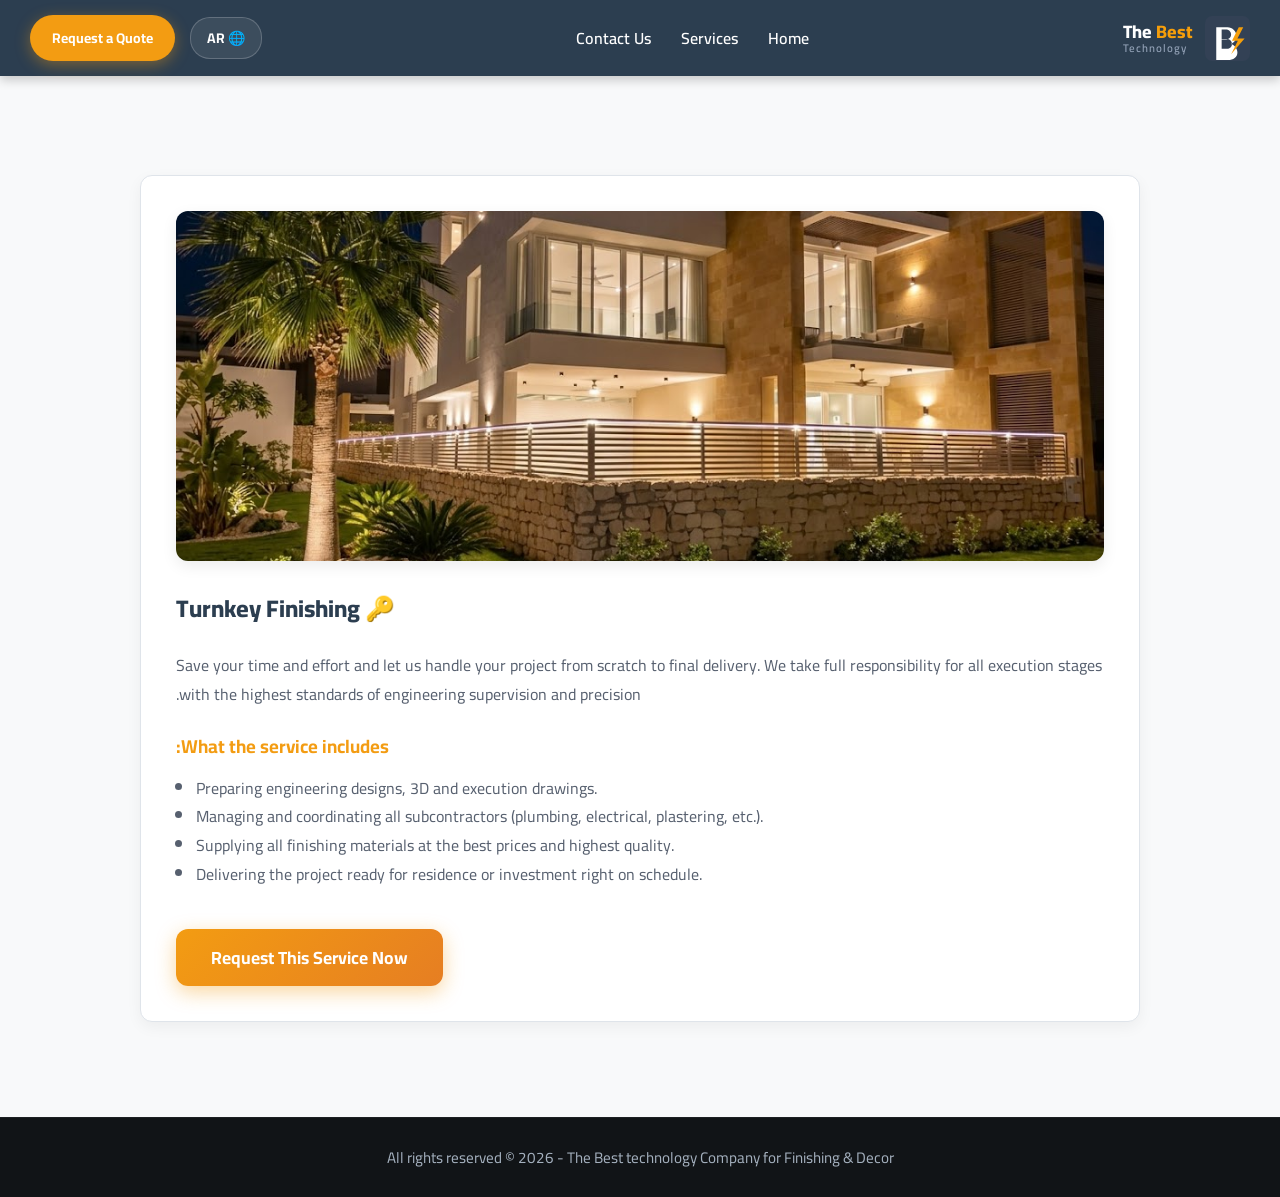
<file: en-service-turnkey.html>
<!DOCTYPE html>
<html lang="en" dir="ltr">
<head>
    <meta charset="UTF-8">
    <meta name="viewport" content="width=device-width, initial-scale=1.0">
    <title>Turnkey Finishing - The Best</title>
    <link rel="stylesheet" href="style.css">
</head>
<body>
    <header class="header">
        <nav class="navbar">
            <div class="nav-container">

                <a href="en.html" class="logo" style="display: flex; align-items: center; gap: 12px; text-decoration: none;">
                <svg width="45" height="45" viewBox="0 0 100 100" fill="none" xmlns="http://www.w3.org/2000/svg" style="display: block;">
                    <rect width="100" height="100" rx="16" fill="#334155"/>
                    <path d="M25 25H50C61.0457 25 70 33.9543 70 45C70 52.5 65 59 58 62C66 65 72 72 72 81C72 91.5 63 98 51 98H25V25ZM47 52C53.0751 52 58 47.0751 58 41C58 34.9249 53.0751 30 47 30H37V52H47ZM49 73C55.0751 73 60 68.0751 60 62C60 55.9249 55.0751 51 49 51H37V73H49Z" fill="white"/>
                    <path d="M75 25L60 55H73L58 85L88 50H72L85 25H75Z" fill="#f59e0b"/>
                </svg>
                <div style="display: flex; flex-direction: column; line-height: 1.2; text-align: left;">
                    <span style="font-weight: 800; font-size: 18px; color: #ffffff;">The <span style="color: #f59e0b;">Best</span></span>
                    <span style="font-size: 11px; font-weight: 600; color: #94a3b8; letter-spacing: 1px;">Technology</span>
                </div>
            </a>

                <ul class="nav-links">
                    <li><a href="en.html#home">Home</a></li>
                    <li><a href="en.html#services">Services</a></li>
                    <li><a href="en.html#contact">Contact Us</a></li>
                </ul>
                <div class="nav-actions">
                    <a href="service-turnkey.html" class="lang-btn" style="text-decoration: none; display: inline-flex; align-items: center; justify-content: center;">🌐 AR</a>
                    <a href="en.html#contact" class="nav-cta">Request a Quote</a>
                </div>
            </div>
        </nav>
    </header>

    <section class="services-section" style="margin-top: 80px;">
        <div class="container">
            <div class="about-content" style="text-align: left; max-width: 1000px;">
                
                <!-- صورة الخدمة البارزة -->
                <div style="margin-bottom: 25px; border-radius: 12px; overflow: hidden; box-shadow: 0 5px 15px rgba(0,0,0,0.08);">
                    <img src="turnkey.jpg" alt="Turnkey Finishing" style="width: 100%; height: 350px; object-fit: cover; display: block;">
                </div>

                <h1 style="color: var(--secondary-color); margin-bottom: 20px; font-weight: 800;">🔑 Turnkey Finishing</h1>
                <p style="margin-bottom: 20px; line-height: 1.8; color: #57606f;">
                    Save your time and effort and let us handle your project from scratch to final delivery. We take full responsibility for all execution stages with the highest standards of engineering supervision and precision.
                </p>
                <h3 style="color: var(--primary-color); margin-bottom: 10px;">What the service includes:</h3>
                <ul style="list-style: disc; margin-left: 20px; color: #57606f; line-height: 1.8; margin-bottom: 30px;">
                    <li style="text-align: left; direction: ltr; list-style-position: outside;">Preparing engineering designs, 3D and execution drawings.</li>
                    <li style="text-align: left; direction: ltr; list-style-position: outside;">Managing and coordinating all subcontractors (plumbing, electrical, plastering, etc.).</li>
                    <li style="text-align: left; direction: ltr; list-style-position: outside;">Supplying all finishing materials at the best prices and highest quality.</li>
                    <li style="text-align: left; direction: ltr; list-style-position: outside;">Delivering the project ready for residence or investment right on schedule.</li>
                </ul>
                <a href="en.html#contact" class="btn primary-btn submit-btn" style="display: inline-block; text-align: center; text-decoration: none; width: auto; padding: 12px 35px;">Request This Service Now</a>
            </div>
        </div>
    </section>

    <footer class="footer">
        <p>All rights reserved &copy; 2026 - The Best technology Company for Finishing & Decor</p>
    </footer>
</body>
</html>
</file>
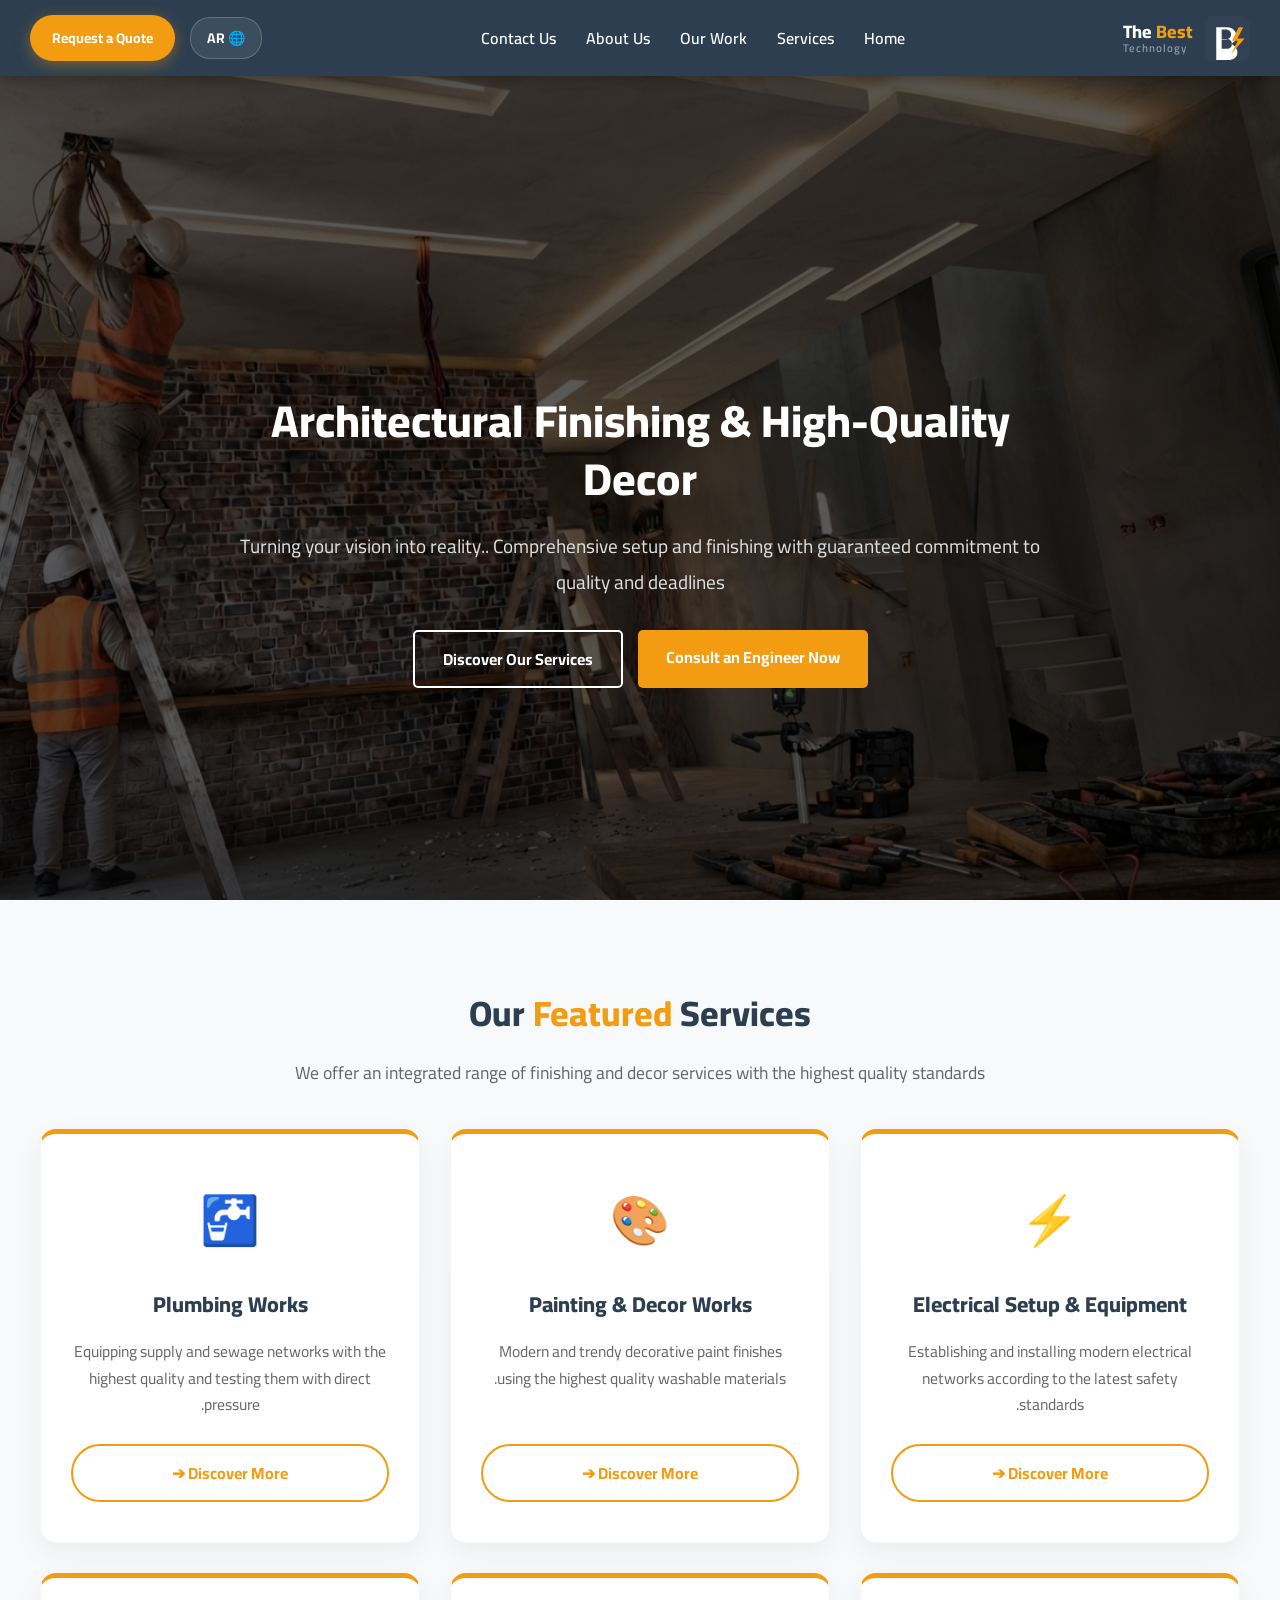
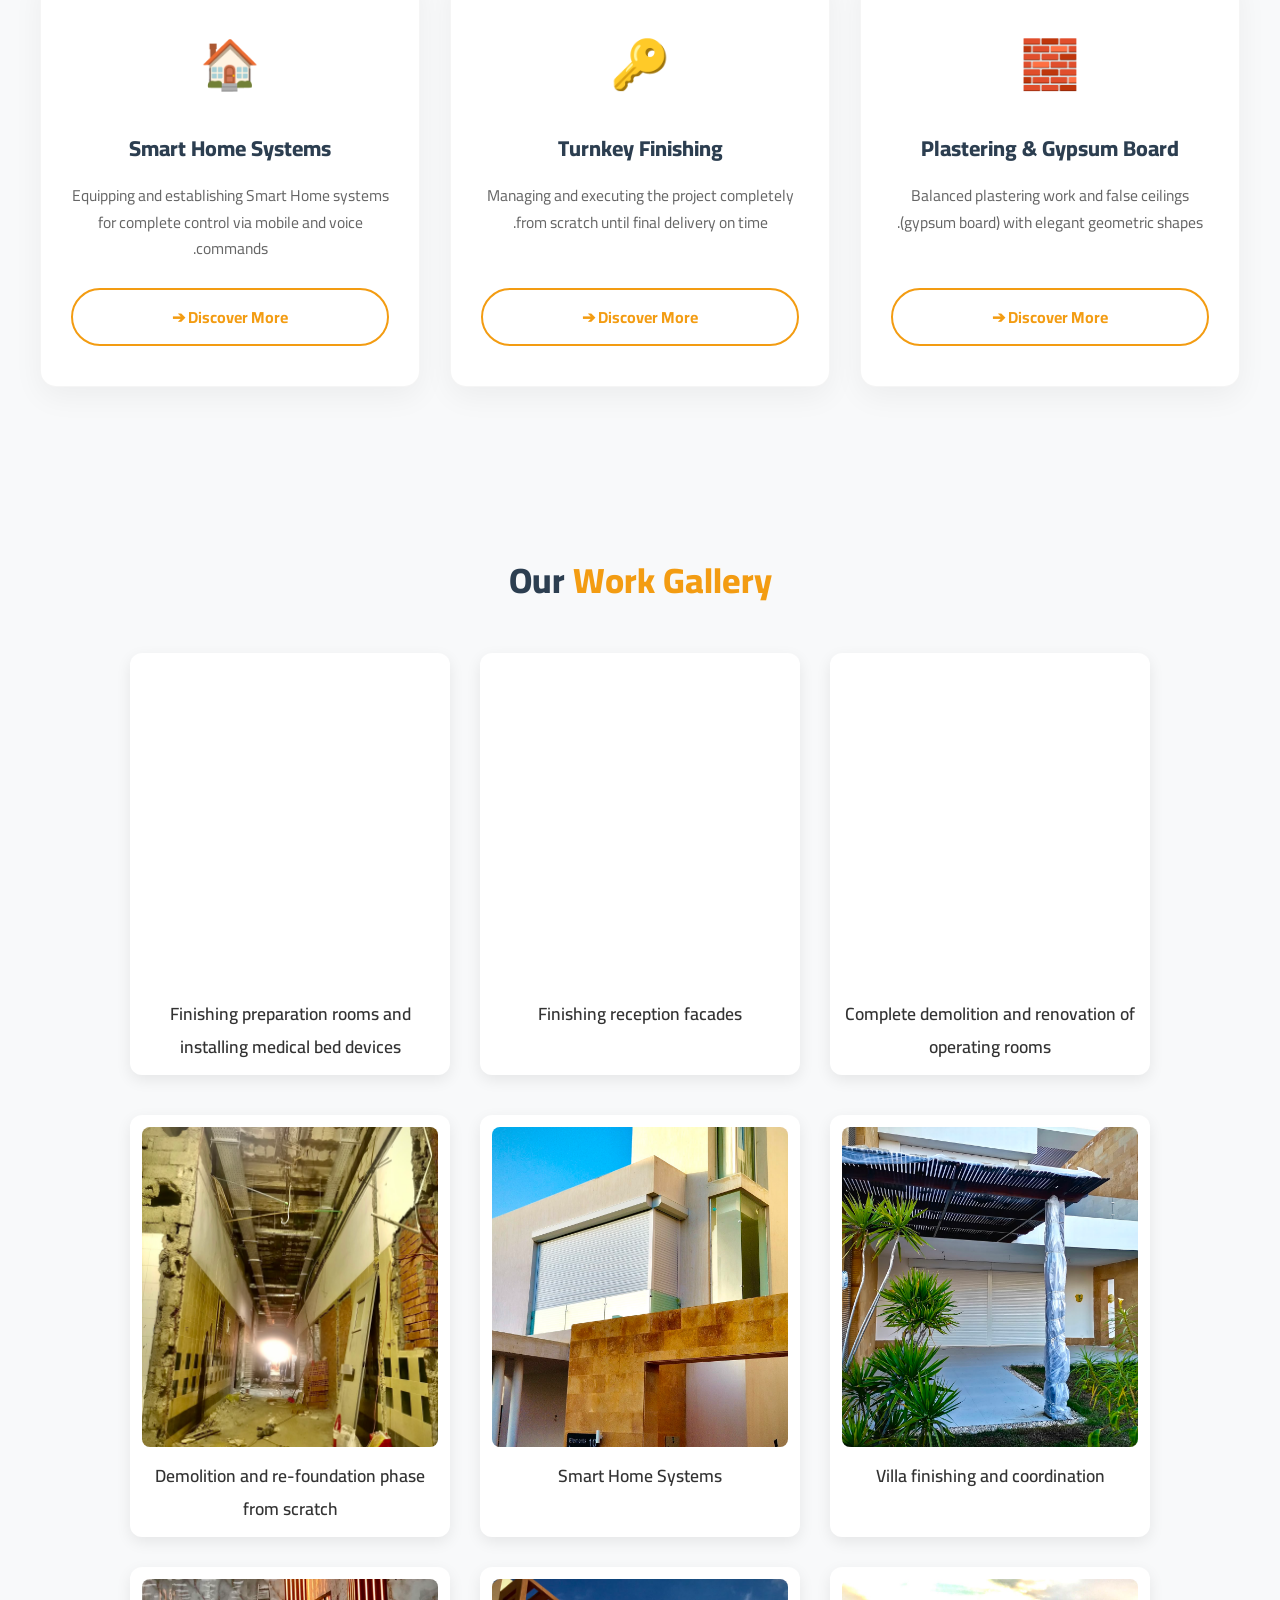
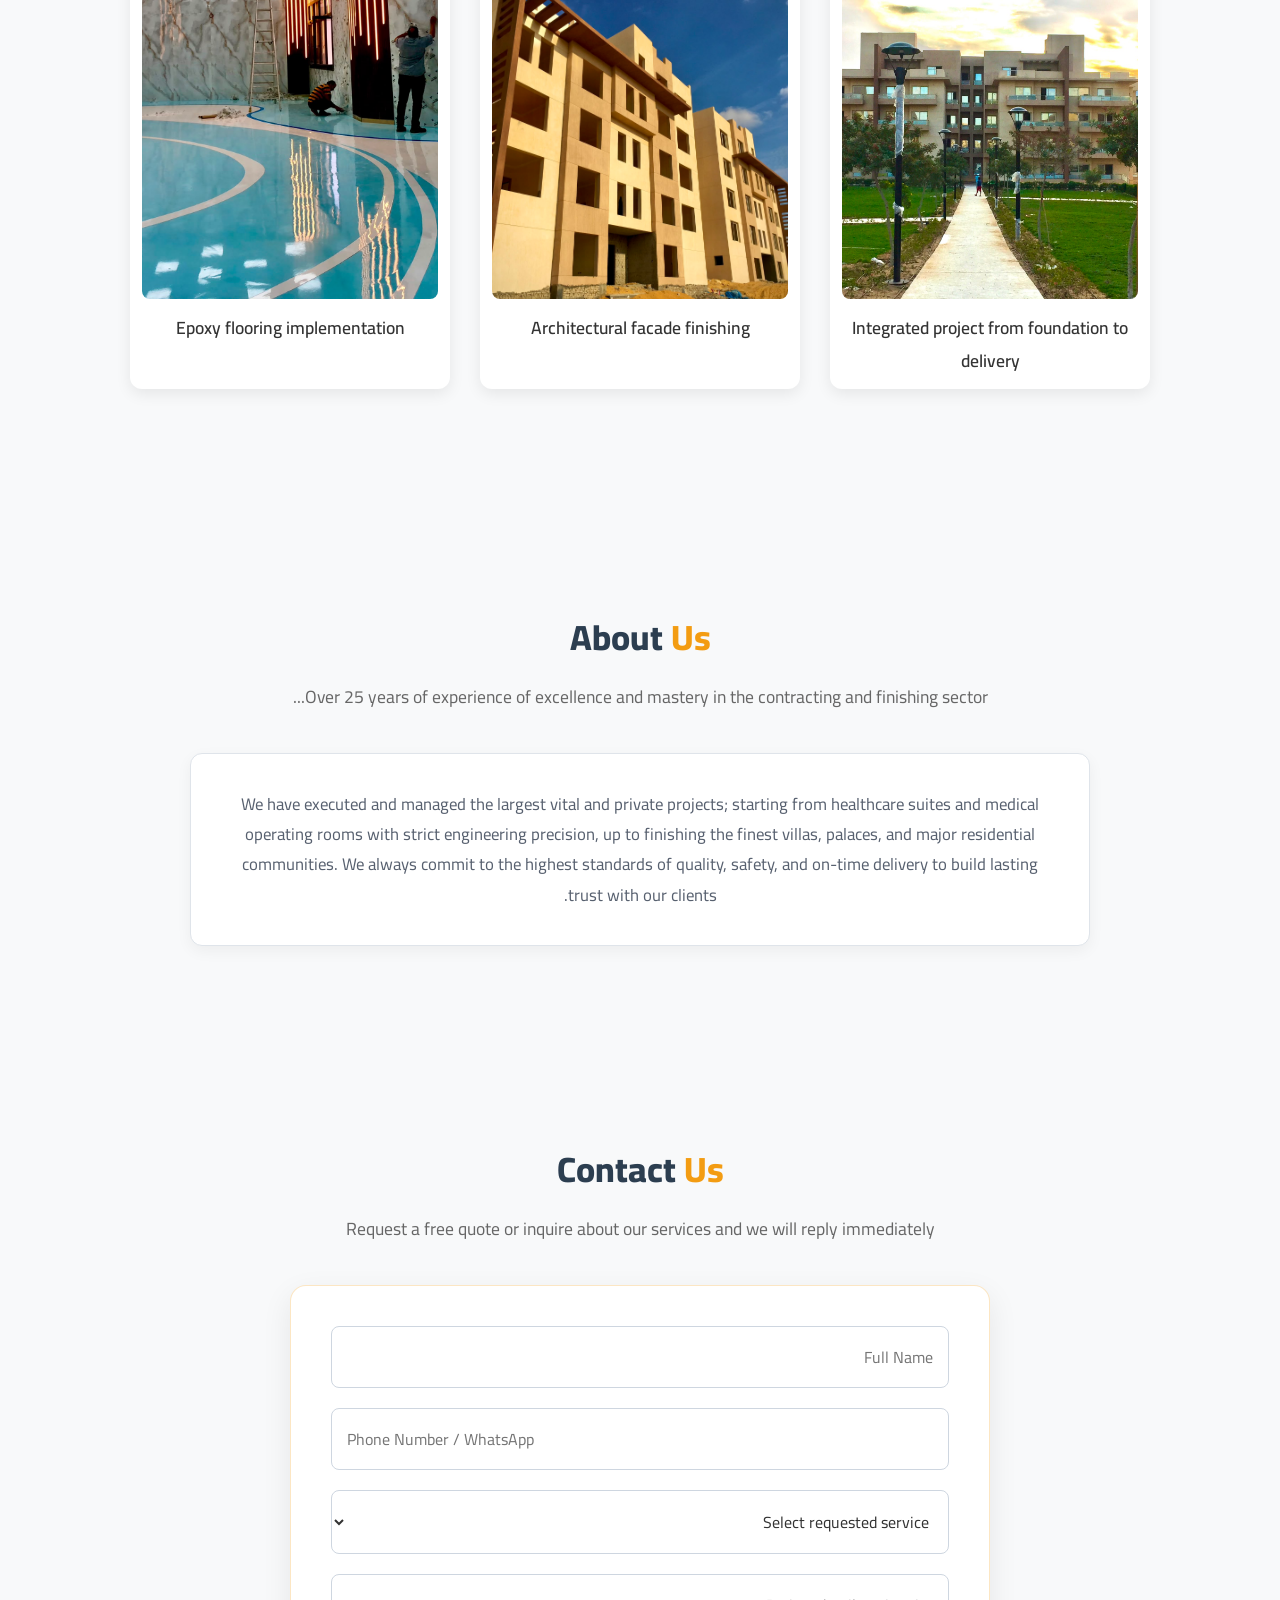
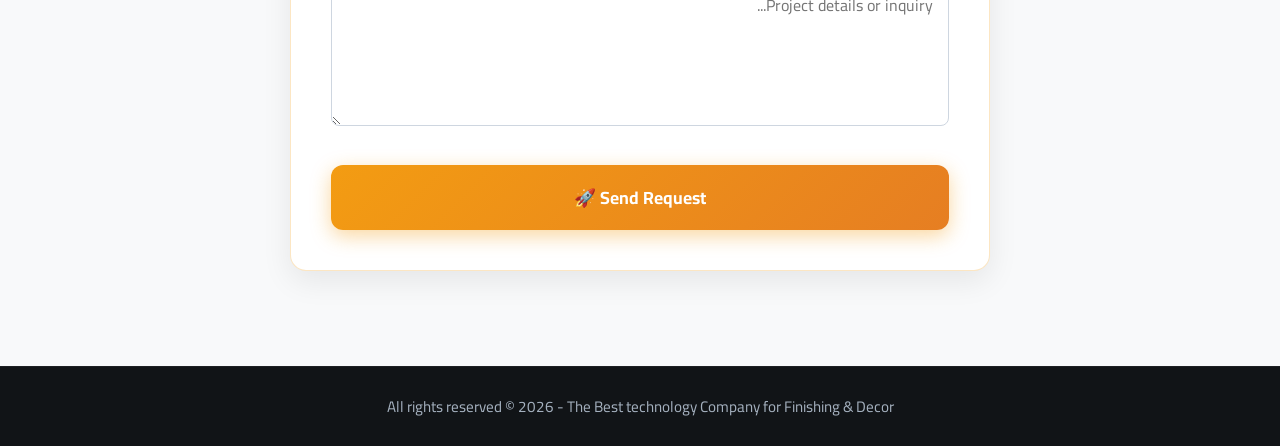
<file: en.html>
<!DOCTYPE html>
<html lang="en" dir="ltr">
<head>
    <meta charset="UTF-8">
    <meta name="viewport" content="width=device-width, initial-scale=1.0">
    <title>The Best</title>
    <link rel="stylesheet" href="style.css">
    <meta property="og:image" content="https://khaledwaleed161274-wq.github.io/the-best-tech-website/logo.png">
    <meta property="og:title" content="The Best Technology | تشطيبات معمارية وديكورات" />
    <meta property="og:description" content="نحول رؤيتك إلى واقع.. تأسيس وتشطيب شامل مع ضمان التزام تام بالجودة والمواعيد." />
</head>
<body>

    <header class="header">
        <nav class="navbar">
            <div class="nav-container">

                <!-- Logo on the far left/right depending on direction -->
                <a href="en.html" class="logo" style="display: flex; align-items: center; gap: 12px; text-decoration: none;">
                    
                <svg width="45" height="45" viewBox="0 0 100 100" fill="none" xmlns="http://www.w3.org/2000/svg" style="display: block;">
                    <rect width="100" height="100" rx="16" fill="#334155"/>
                    <path d="M25 25H50C61.0457 25 70 33.9543 70 45C70 52.5 65 59 58 62C66 65 72 72 72 81C72 91.5 63 98 51 98H25V25ZM47 52C53.0751 52 58 47.0751 58 41C58 34.9249 53.0751 30 47 30H37V52H47ZM49 73C55.0751 73 60 68.0751 60 62C60 55.9249 55.0751 51 49 51H37V73H49Z" fill="white"/>
                    <path d="M75 25L60 55H73L58 85L88 50H72L85 25H75Z" fill="#f59e0b"/>
                </svg>
                <div style="display: flex; flex-direction: column; line-height: 1.2; text-align: left;">
                    <span style="font-weight: 800; font-size: 18px; color: #ffffff;">The <span style="color: #f59e0b;">Best</span></span>
                    <span style="font-size: 11px; font-weight: 600; color: #94a3b8; letter-spacing: 1px;">Technology</span>
                </div>
            </a>

                <!-- Navigation Links in the middle -->
                <ul class="nav-links">
                    <li><a href="#home">Home</a></li>
                    <li><a href="#services">Services</a></li>
                    <li><a href="#gallery">Our Work</a></li>
                    <li><a href="#about">About Us</a></li>
                    <li><a href="#contact">Contact Us</a></li>
                </ul>

                <!-- Language and Quote Buttons -->
                <div class="nav-actions">
                    <a href="index.html" class="lang-btn" style="text-decoration: none; display: inline-flex; align-items: center; justify-content: center;">🌐 AR</a>
                    <a href="#contact" class="nav-cta">Request a Quote</a>
                </div>
            </div>
        </nav>
    </header>

    <section id="home" class="hero">
        <div class="hero-overlay"></div>
        <div class="hero-content">
            <h1>Architectural Finishing & High-Quality Decor</h1>
            <p>Turning your vision into reality.. Comprehensive setup and finishing with guaranteed commitment to quality and deadlines</p>
            <div class="hero-btns">
              <a href="https://wa.me/201144447012?text=Hello,%20I'd%20like%20to%20consult%20an%20engineer%20regarding%20finishing..." target="_blank" class="btn primary-btn">Consult an Engineer Now</a>
              <a href="#services" class="btn secondary-btn">Discover Our Services</a>
            </div>
        </div>
    </section>

    <section id="services" class="services-section">
       <div class="section-title">
            <h2>Our <span>Featured</span> Services</h2>
            <p>We offer an integrated range of finishing and decor services with the highest quality standards</p>
       </div>

       <div class="services-grid">
        <a href="en-service-electrical.html" style="text-decoration: none; color: inherit; display: block;">
            <div class="service-card">
                <div class="service-icon">⚡</div>
                <h3>Electrical Setup & Equipment</h3>
                <p>Establishing and installing modern electrical networks according to the latest safety standards.</p>
                <span class="service-btn"> Discover More ➔</span>
            </div>
        </a>

        <a href="en-service-painting.html" style="text-decoration: none; color: inherit; display: block;">
            <div class="service-card">
                <div class="service-icon">🎨</div>
                <h3>Painting & Decor Works</h3>
                <p>Modern and trendy decorative paint finishes using the highest quality washable materials.</p>
                <span class="service-btn"> Discover More ➔</span>
            </div>
        </a>

        <a href="en-service-plumbing.html" style="text-decoration: none; color: inherit; display: block;">
            <div class="service-card">
                <div class="service-icon">🚰</div>
                <h3>Plumbing Works</h3>
                <p>Equipping supply and sewage networks with the highest quality and testing them with direct pressure.</p>
                <span class="service-btn"> Discover More ➔</span>
            </div>
        </a>

        <a href="en-service-gypsum.html" style="text-decoration: none; color: inherit; display: block;">
            <div class="service-card">
                <div class="service-icon">🧱</div>
                <h3>Plastering & Gypsum Board</h3>
                <p>Balanced plastering work and false ceilings (gypsum board) with elegant geometric shapes.</p>
                <span class="service-btn"> Discover More ➔</span>
            </div>
        </a>

        <a href="en-service-turnkey.html" style="text-decoration: none; color: inherit; display: block;">
            <div class="service-card">
                <div class="service-icon">🔑</div>
                <h3>Turnkey Finishing</h3>
                <p>Managing and executing the project completely from scratch until final delivery on time.</p>
                <span class="service-btn"> Discover More ➔</span>
            </div>
        </a>

        <a href="en-service-smart-home.html" style="text-decoration: none; color: inherit; display: block;">
            <div class="service-card">
                <div class="service-icon">🏠</div>
                <h3>Smart Home Systems</h3>
                <p>Equipping and establishing Smart Home systems for complete control via mobile and voice commands.</p>
                <span class="service-btn"> Discover More ➔</span>
            </div>
        </a>
       </div>
    </div>
</section>

<section id="gallery">
    <h2>Our <span>Work Gallery</span></h2>

    <div class="video-container">
        <!-- Video 1 -->
        <div class="video-box">
            <video autoplay muted loop playsinline preload="auto">
                <source src="work-video.mp4" type="video/mp4">
            </video>
            <p>Complete demolition and renovation of operating rooms</p>
        </div>

        <!-- Video 2 -->
        <div class="video-box">
            <video autoplay muted loop playsinline preload="auto">
                <source src="work2-video.mp4" type="video/mp4">
            </video>
            <p>Finishing reception facades</p>
        </div>
        
        <!-- Video 3 -->
        <div class="video-box">
            <video autoplay muted loop playsinline preload="auto">
                <source src="work3-video.mp4" type="video/mp4">
            </video>
            <p>Finishing preparation rooms and installing medical bed devices</p>
        </div>

    </div>
    
    <div class="my-gallery">
        <div class="photo-item">
            <img src="imageswork1.jpg" alt="Villa finishing and coordination">
            <p>Villa finishing and coordination</p>
        </div>

        <div class="photo-item">
            <img src="imageswork2.jpg" alt="Smart Home Systems">
            <p>Smart Home Systems</p>
        </div>

        <div class="photo-item">
            <img src="imageswork3.jpg" alt="Demolition and re-foundation phase from scratch">
            <p>Demolition and re-foundation phase from scratch</p>
        </div>

        <div class="photo-item">
            <img src="imageswork4.jpg" alt="Integrated project from foundation to delivery">
            <p>Integrated project from foundation to delivery</p>
        </div>

        <div class="photo-item">
            <img src="imageswork5.jpg" alt="Architectural facade finishing">
            <p>Architectural facade finishing</p>
        </div>

        <div class="photo-item">
            <img src="imageswork6.jpg" alt="Epoxy flooring implementation">
            <p>Epoxy flooring implementation</p>
        </div>

    </div>
</section>

    <section id="about" class="about-section">
        <div class="container">
            <div class="section-title">
                <h2>About <span>Us</span></h2>
                <p>Over 25 years of experience of excellence and mastery in the contracting and finishing sector...</p>
            </div>
            <div class="about-content">
                <div class="about-text">
                    <p>We have executed and managed the largest vital and private projects; starting from healthcare suites and medical operating rooms with strict engineering precision, up to finishing the finest villas, palaces, and major residential communities. We always commit to the highest standards of quality, safety, and on-time delivery to build lasting trust with our clients.</p>
                </div>
            </div>
        </div>
    </section>

    <section id="contact" class="contact-section">
        <div class="container">
            <div class="section-title">
                <h2>Contact <span>Us</span></h2>
                <p>Request a free quote or inquire about our services and we will reply immediately</p>
            </div>

            <div class="contact-container">
                <form class="contact-form" id="whatsappForm">
                    <div class="input-group">
                        <input type="text" id="clientName" placeholder="Full Name" required>
                    </div>
                    <div class="input-group">
                        <input type="tel" id="clientPhone" placeholder="Phone Number / WhatsApp" required>
                    </div>
                    <div class="input-group">
                        <select id="clientService" required aria-label="Select requested service">
                            <option value="" disabled selected>Select requested service</option>
                            <option value="Turnkey Finishing">Turnkey Finishing</option>
                            <option value="Electrical Setup & Equipment">Electrical Setup & Equipment</option>
                            <option value="Plumbing Setup">Plumbing Setup</option>
                            <option value="Painting & Gypsum Board">Painting & Gypsum Board</option>
                            <option value="Plastering & Initial Finishes">Plastering & Initial Finishes</option>
                            <option value="Smart Home Systems">Smart Home Systems</option>
                            <option value="Villa Finishing & Coordination">Villa Finishing & Coordination</option>
                        </select>
                    </div>
                    <div class="input-group">
                        <textarea id="clientMessage" rows="4" placeholder="Project details or inquiry..." required></textarea>
                    </div>
                    <button type="submit" class="btn primary-btn submit-btn">Send Request 🚀</button>
                </form>
            </div>
        </div>
    </section>

    <footer class="footer">
        <p>All rights reserved &copy; 2026 - The Best technology Company for Finishing & Decor</p>
    </footer>

    <!-- JavaScript code for WhatsApp redirect -->
    <script>
        document.getElementById('whatsappForm').addEventListener('submit', function(e) {
            e.preventDefault();

            const name = document.getElementById('clientName').value;
            const phone = document.getElementById('clientPhone').value;
            const service = document.getElementById('clientService').value;
            const message = document.getElementById('clientMessage').value;

            const myPhoneNumber = "201144447012"; 

            const whatsappMessage = `*New Quote Request from Website*%0a` +
                                    `----------------------------------%0a` +
                                    `👤 *Name:* ${name}%0a` +
                                    `📞 *Phone:* ${phone}%0a` +
                                    `🛠 *Service:* ${service}%0a` +
                                    `💬 *Details:* ${message}`;

            const whatsappURL = `https://wa.me/${myPhoneNumber}?text=${whatsappMessage}`;
            window.open(whatsappURL, '_blank');
        });
    </script>

    <script>
        const videos = document.querySelectorAll('.video-box video');
        videos.forEach(video => {
            video.playbackRate = 0.8;
        });
    </script>

</body>
</html>
</file>
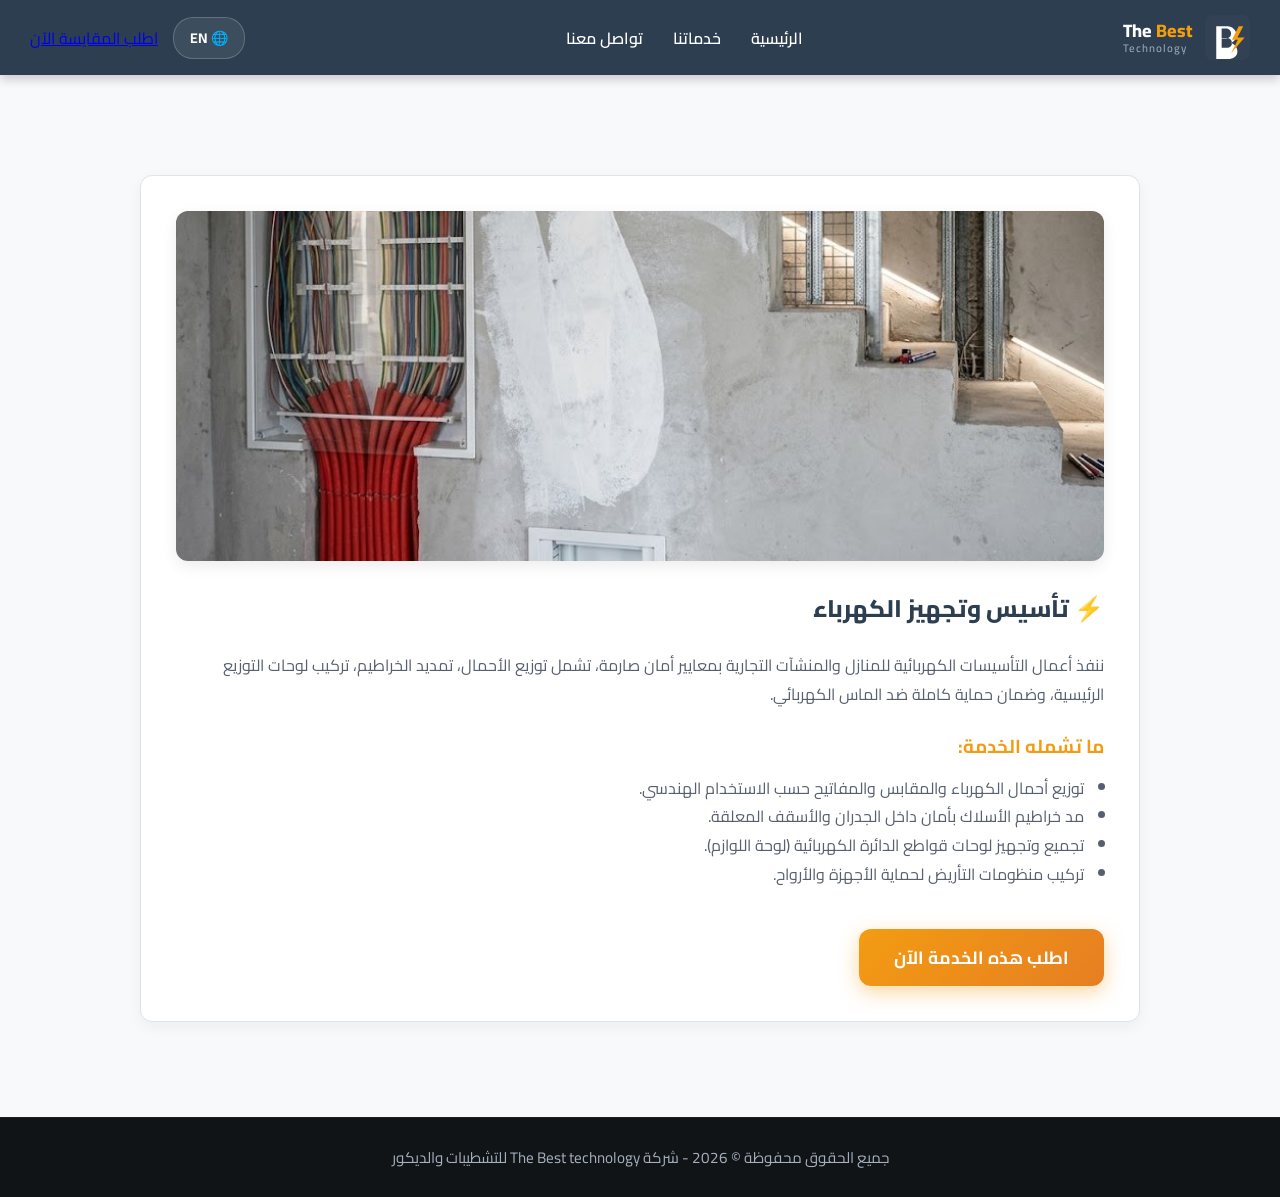
<file: service-electrical.html>
<!DOCTYPE html>
<html lang="ar" dir="rtl">
<head>
    <meta charset="UTF-8">
    <meta name="viewport" content="width=device-width, initial-scale=1.0">
    <title>تأسيس الكهرباء - المقاول الاحترافي</title>
    <link rel="stylesheet" href="style.css">
</head>
<body>
    <header class="header">
        <nav class="navbar">
            <div class="nav-container">

                <a href="en.html" class="logo" style="display: flex; align-items: center; gap: 12px; text-decoration: none;">
                <svg width="45" height="45" viewBox="0 0 100 100" fill="none" xmlns="http://www.w3.org/2000/svg" style="display: block;">
                    <rect width="100" height="100" rx="16" fill="#334155"/>
                    <path d="M25 25H50C61.0457 25 70 33.9543 70 45C70 52.5 65 59 58 62C66 65 72 72 72 81C72 91.5 63 98 51 98H25V25ZM47 52C53.0751 52 58 47.0751 58 41C58 34.9249 53.0751 30 47 30H37V52H47ZM49 73C55.0751 73 60 68.0751 60 62C60 55.9249 55.0751 51 49 51H37V73H49Z" fill="white"/>
                    <path d="M75 25L60 55H73L58 85L88 50H72L85 25H75Z" fill="#f59e0b"/>
                </svg>
                <div style="display: flex; flex-direction: column; line-height: 1.2; text-align: left;">
                    <span style="font-weight: 800; font-size: 18px; color: #ffffff;">The <span style="color: #f59e0b;">Best</span></span>
                    <span style="font-size: 11px; font-weight: 600; color: #94a3b8; letter-spacing: 1px;">Technology</span>
                </div>
            </a>

                <ul class="nav-links">
                    <li><a href="index.html#home">الرئيسية</a></li>
                    <li><a href="index.html#services">خدماتنا</a></li>
                    <li><a href="index.html#contact">تواصل معنا</a></li>
                </ul>
                <div class="nav-actions">
                    <button class="lang-btn">🌐 EN</button>
                    <a href="index.html#contact" class="cta-btn">اطلب المقايسة الآن</a>
                </div>
            </div>
        </nav>
    </header>

    <section class="services-section" style="margin-top: 80px;">
        <div class="container">
            <div class="about-content" style="text-align: right; max-width: 1000px;">
                
                <!-- صورة الخدمة البارزة -->
                <div style="margin-bottom: 25px; border-radius: 12px; overflow: hidden; box-shadow: 0 5px 15px rgba(0,0,0,0.08);">
                    <img src="electrical.jpg" alt="تأسيس وتجهيز الكهرباء" style="width: 100%; height: 350px; object-fit: cover; display: block;">
                </div>

                <h1 style="color: var(--secondary-color); margin-bottom: 20px; font-weight: 800;">⚡ تأسيس وتجهيز الكهرباء</h1>
                <p style="margin-bottom: 20px; line-height: 1.8; color: #57606f;">
                    ننفذ أعمال التأسيسات الكهربائية للمنازل والمنشآت التجارية بمعايير أمان صارمة، تشمل توزيع الأحمال، تمديد الخراطيم، تركيب لوحات التوزيع الرئيسية، وضمان حماية كاملة ضد الماس الكهربائي.
                </p>
                <h3 style="color: var(--primary-color); margin-bottom: 10px;">ما تشمله الخدمة:</h3>
                <ul style="list-style: disc; margin-right: 20px; color: #57606f; line-height: 1.8; margin-bottom: 30px;">
                    <li>توزيع أحمال الكهرباء والمقابس والمفاتيح حسب الاستخدام الهندسي.</li>
                    <li>مد خراطيم الأسلاك بأمان داخل الجدران والأسقف المعلقة.</li>
                    <li>تجميع وتجهيز لوحات قواطع الدائرة الكهربائية (لوحة اللوازم).</li>
                    <li>تركيب منظومات التأريض لحماية الأجهزة والأرواح.</li>
                </ul>
                <a href="index.html#contact" class="submit-btn" style="display: inline-block; text-align: center; text-decoration: none; width: auto; padding: 12px 35px;">اطلب هذه الخدمة الآن</a>
            </div>
        </div>
    </section>

    <footer class="footer">
        <p>جميع الحقوق محفوظة &copy; 2026 - شركة The Best technology للتشطيبات والديكور</p>
    </footer>
</body>
</html>
</file>
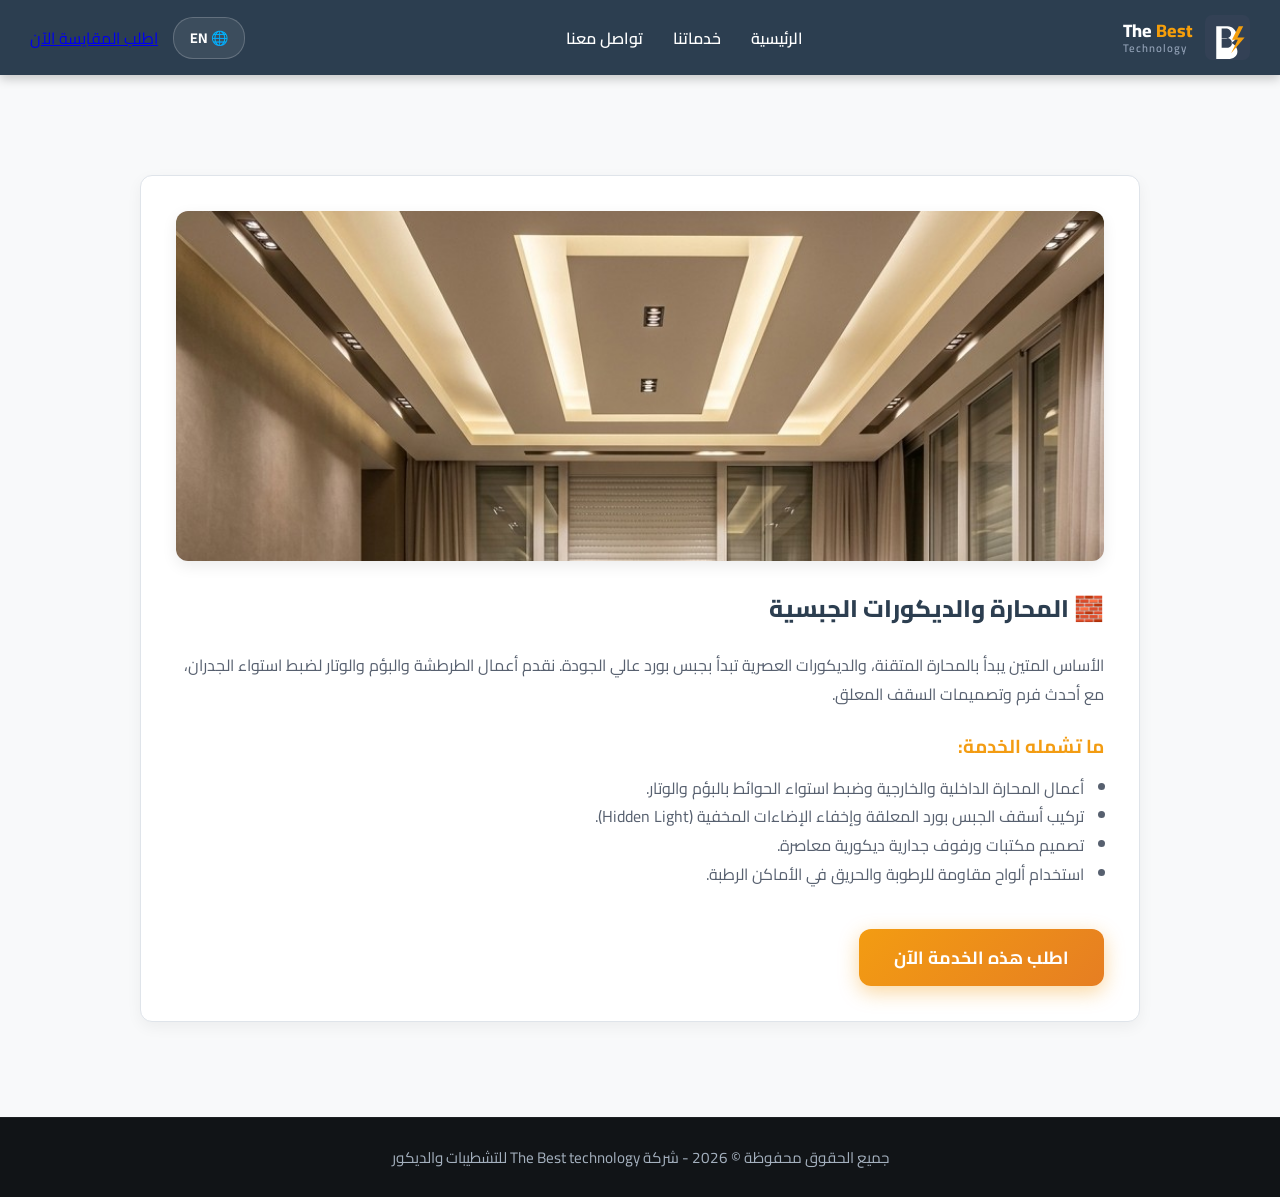
<file: service-gypsum.html>
<!DOCTYPE html>
<html lang="ar" dir="rtl">
<head>
    <meta charset="UTF-8">
    <meta name="viewport" content="width=device-width, initial-scale=1.0">
    <title>المحارة والجبس بورد - المقاول الاحترافي</title>
    <link rel="stylesheet" href="style.css">
</head>
<body>
    <header class="header">
        <nav class="navbar">
            <div class="nav-container">

                <a href="en.html" class="logo" style="display: flex; align-items: center; gap: 12px; text-decoration: none;">
                <svg width="45" height="45" viewBox="0 0 100 100" fill="none" xmlns="http://www.w3.org/2000/svg" style="display: block;">
                    <rect width="100" height="100" rx="16" fill="#334155"/>
                    <path d="M25 25H50C61.0457 25 70 33.9543 70 45C70 52.5 65 59 58 62C66 65 72 72 72 81C72 91.5 63 98 51 98H25V25ZM47 52C53.0751 52 58 47.0751 58 41C58 34.9249 53.0751 30 47 30H37V52H47ZM49 73C55.0751 73 60 68.0751 60 62C60 55.9249 55.0751 51 49 51H37V73H49Z" fill="white"/>
                    <path d="M75 25L60 55H73L58 85L88 50H72L85 25H75Z" fill="#f59e0b"/>
                </svg>
                <div style="display: flex; flex-direction: column; line-height: 1.2; text-align: left;">
                    <span style="font-weight: 800; font-size: 18px; color: #ffffff;">The <span style="color: #f59e0b;">Best</span></span>
                    <span style="font-size: 11px; font-weight: 600; color: #94a3b8; letter-spacing: 1px;">Technology</span>
                </div>
            </a>

                <ul class="nav-links">
                    <li><a href="index.html#home">الرئيسية</a></li>
                    <li><a href="index.html#services">خدماتنا</a></li>
                    <li><a href="index.html#contact">تواصل معنا</a></li>
                </ul>
                <div class="nav-actions">
                    <button class="lang-btn">🌐 EN</button>
                    <a href="index.html#contact" class="cta-btn">اطلب المقايسة الآن</a>
                </div>
            </div>
        </nav>
    </header>

    <section class="services-section" style="margin-top: 80px;">
        <div class="container">
            <div class="about-content" style="text-align: right; max-width: 1000px;">
                
                <!-- صورة الخدمة البارزة -->
                <div style="margin-bottom: 25px; border-radius: 12px; overflow: hidden; box-shadow: 0 5px 15px rgba(0,0,0,0.08);">
                    <img src="gypsum.jpg" alt="المحارة والديكورات الجبسية" style="width: 100%; height: 350px; object-fit: cover; display: block;">
                </div>

                <h1 style="color: var(--secondary-color); margin-bottom: 20px; font-weight: 800;">🧱 المحارة والديكورات الجبسية</h1>
                <p style="margin-bottom: 20px; line-height: 1.8; color: #57606f;">
                    الأساس المتين يبدأ بالمحارة المتقنة، والديكورات العصرية تبدأ بجبس بورد عالي الجودة. نقدم أعمال الطرطشة والبؤم والوتار لضبط استواء الجدران، مع أحدث فرم وتصميمات السقف المعلق.
                </p>
                <h3 style="color: var(--primary-color); margin-bottom: 10px;">ما تشمله الخدمة:</h3>
                <ul style="list-style: disc; margin-right: 20px; color: #57606f; line-height: 1.8; margin-bottom: 30px;">
                    <li>أعمال المحارة الداخلية والخارجية وضبط استواء الحوائط بالبؤم والوتار.</li>
                    <li>تركيب أسقف الجبس بورد المعلقة وإخفاء الإضاءات المخفية (Hidden Light).</li>
                    <li>تصميم مكتبات ورفوف جدارية ديكورية معاصرة.</li>
                    <li>استخدام ألواح مقاومة للرطوبة والحريق في الأماكن الرطبة.</li>
                </ul>
                <a href="index.html#contact" class="submit-btn" style="display: inline-block; text-align: center; text-decoration: none; width: auto; padding: 12px 35px;">اطلب هذه الخدمة الآن</a>
            </div>
        </div>
    </section>

    <footer class="footer">
        <p>جميع الحقوق محفوظة &copy; 2026 - شركة The Best technology للتشطيبات والديكور</p>
    </footer>
</body>
</html>
</file>
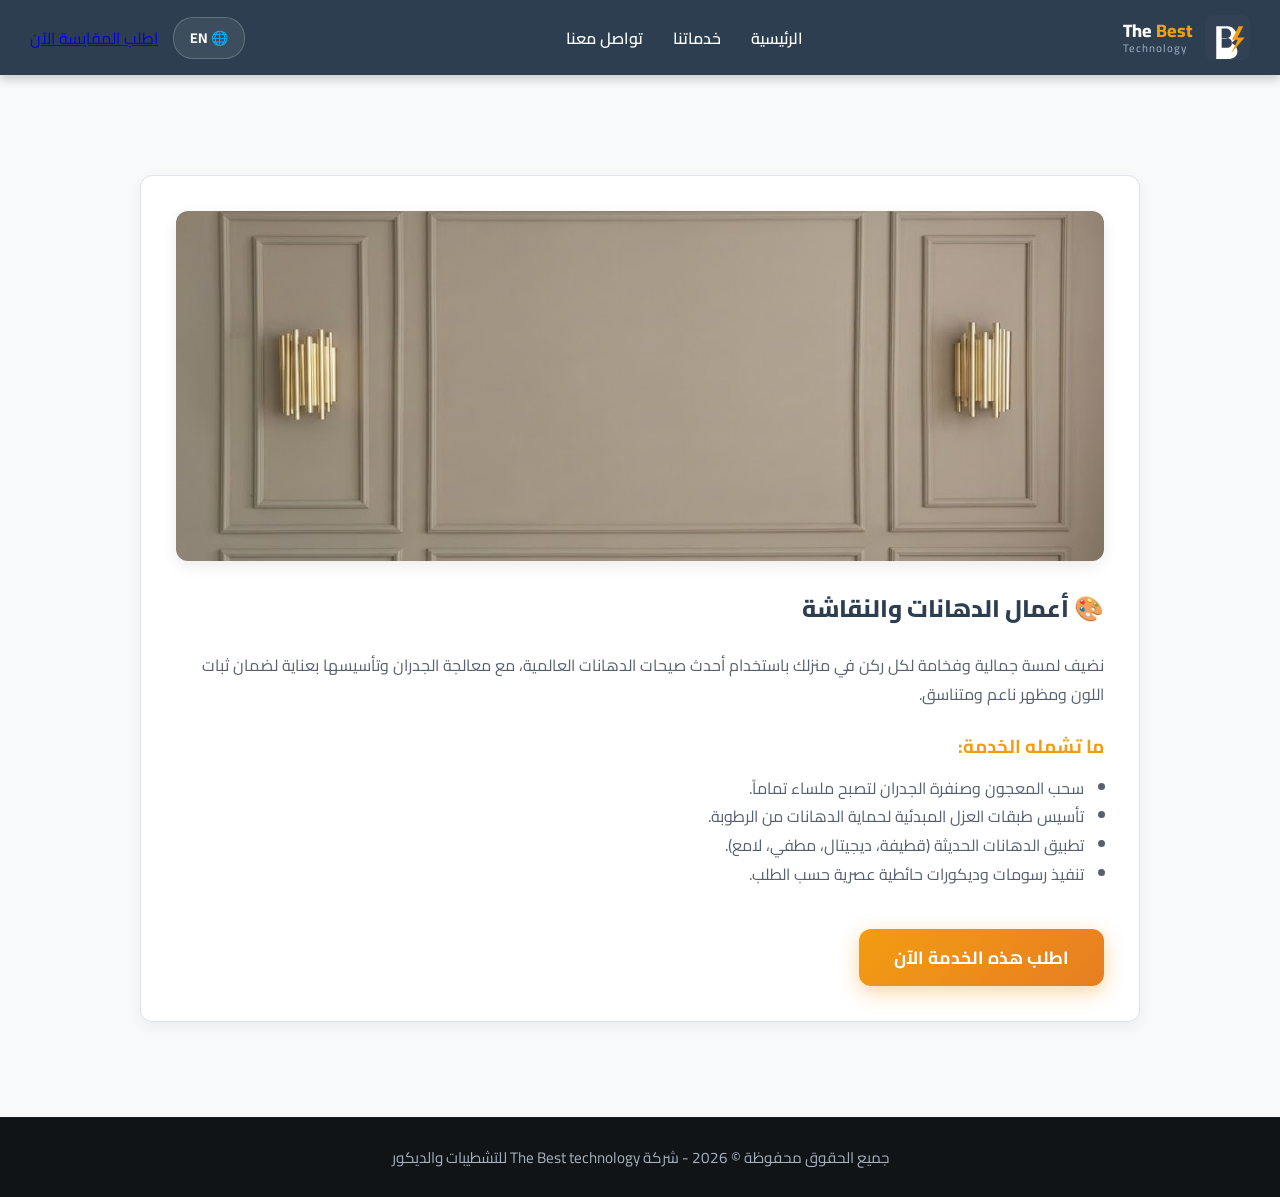
<file: service-painting.html>
<!DOCTYPE html>
<html lang="ar" dir="rtl">
<head>
    <meta charset="UTF-8">
    <meta name="viewport" content="width=device-width, initial-scale=1.0">
    <title>أعمال الدهانات - المقاول الاحترافي</title>
    <link rel="stylesheet" href="style.css">
</head>
<body>
    <header class="header">
        <nav class="navbar">
            <div class="nav-container">

                <a href="en.html" class="logo" style="display: flex; align-items: center; gap: 12px; text-decoration: none;">
                <svg width="45" height="45" viewBox="0 0 100 100" fill="none" xmlns="http://www.w3.org/2000/svg" style="display: block;">
                    <rect width="100" height="100" rx="16" fill="#334155"/>
                    <path d="M25 25H50C61.0457 25 70 33.9543 70 45C70 52.5 65 59 58 62C66 65 72 72 72 81C72 91.5 63 98 51 98H25V25ZM47 52C53.0751 52 58 47.0751 58 41C58 34.9249 53.0751 30 47 30H37V52H47ZM49 73C55.0751 73 60 68.0751 60 62C60 55.9249 55.0751 51 49 51H37V73H49Z" fill="white"/>
                    <path d="M75 25L60 55H73L58 85L88 50H72L85 25H75Z" fill="#f59e0b"/>
                </svg>
                <div style="display: flex; flex-direction: column; line-height: 1.2; text-align: left;">
                    <span style="font-weight: 800; font-size: 18px; color: #ffffff;">The <span style="color: #f59e0b;">Best</span></span>
                    <span style="font-size: 11px; font-weight: 600; color: #94a3b8; letter-spacing: 1px;">Technology</span>
                </div>
            </a>

                <ul class="nav-links">
                    <li><a href="index.html#home">الرئيسية</a></li>
                    <li><a href="index.html#services">خدماتنا</a></li>
                    <li><a href="index.html#contact">تواصل معنا</a></li>
                </ul>
                <div class="nav-actions">
                    <button class="lang-btn">🌐 EN</button>
                    <a href="index.html#contact" class="cta-btn">اطلب المقايسة الآن</a>
                </div>
            </div>
        </nav>
    </header>

    <section class="services-section" style="margin-top: 80px;">
        <div class="container">
            <div class="about-content" style="text-align: right; max-width: 1000px;">
                
                <!-- صورة الخدمة البارزة -->
                <div style="margin-bottom: 25px; border-radius: 12px; overflow: hidden; box-shadow: 0 5px 15px rgba(0,0,0,0.08);">
                    <img src="painting.jpg" alt="أعمال الدهانات والنقاشة" style="width: 100%; height: 350px; object-fit: cover; display: block;">
                </div>

                <h1 style="color: var(--secondary-color); margin-bottom: 20px; font-weight: 800;">🎨 أعمال الدهانات والنقاشة</h1>
                <p style="margin-bottom: 20px; line-height: 1.8; color: #57606f;">
                    نضيف لمسة جمالية وفخامة لكل ركن في منزلك باستخدام أحدث صيحات الدهانات العالمية، مع معالجة الجدران وتأسيسها بعناية لضمان ثبات اللون ومظهر ناعم ومتناسق.
                </p>
                <h3 style="color: var(--primary-color); margin-bottom: 10px;">ما تشمله الخدمة:</h3>
                <ul style="list-style: disc; margin-right: 20px; color: #57606f; line-height: 1.8; margin-bottom: 30px;">
                    <li>سحب المعجون وصنفرة الجدران لتصبح ملساء تماماً.</li>
                    <li>تأسيس طبقات العزل المبدئية لحماية الدهانات من الرطوبة.</li>
                    <li>تطبيق الدهانات الحديثة (قطيفة، ديجيتال، مطفي، لامع).</li>
                    <li>تنفيذ رسومات وديكورات حائطية عصرية حسب الطلب.</li>
                </ul>
                <a href="index.html#contact" class="submit-btn" style="display: inline-block; text-align: center; text-decoration: none; width: auto; padding: 12px 35px;">اطلب هذه الخدمة الآن</a>
            </div>
        </div>
    </section>

    <footer class="footer">
        <p>جميع الحقوق محفوظة &copy; 2026 - شركة The Best technology للتشطيبات والديكور</p>
    </footer>
</body>
</html>
</file>
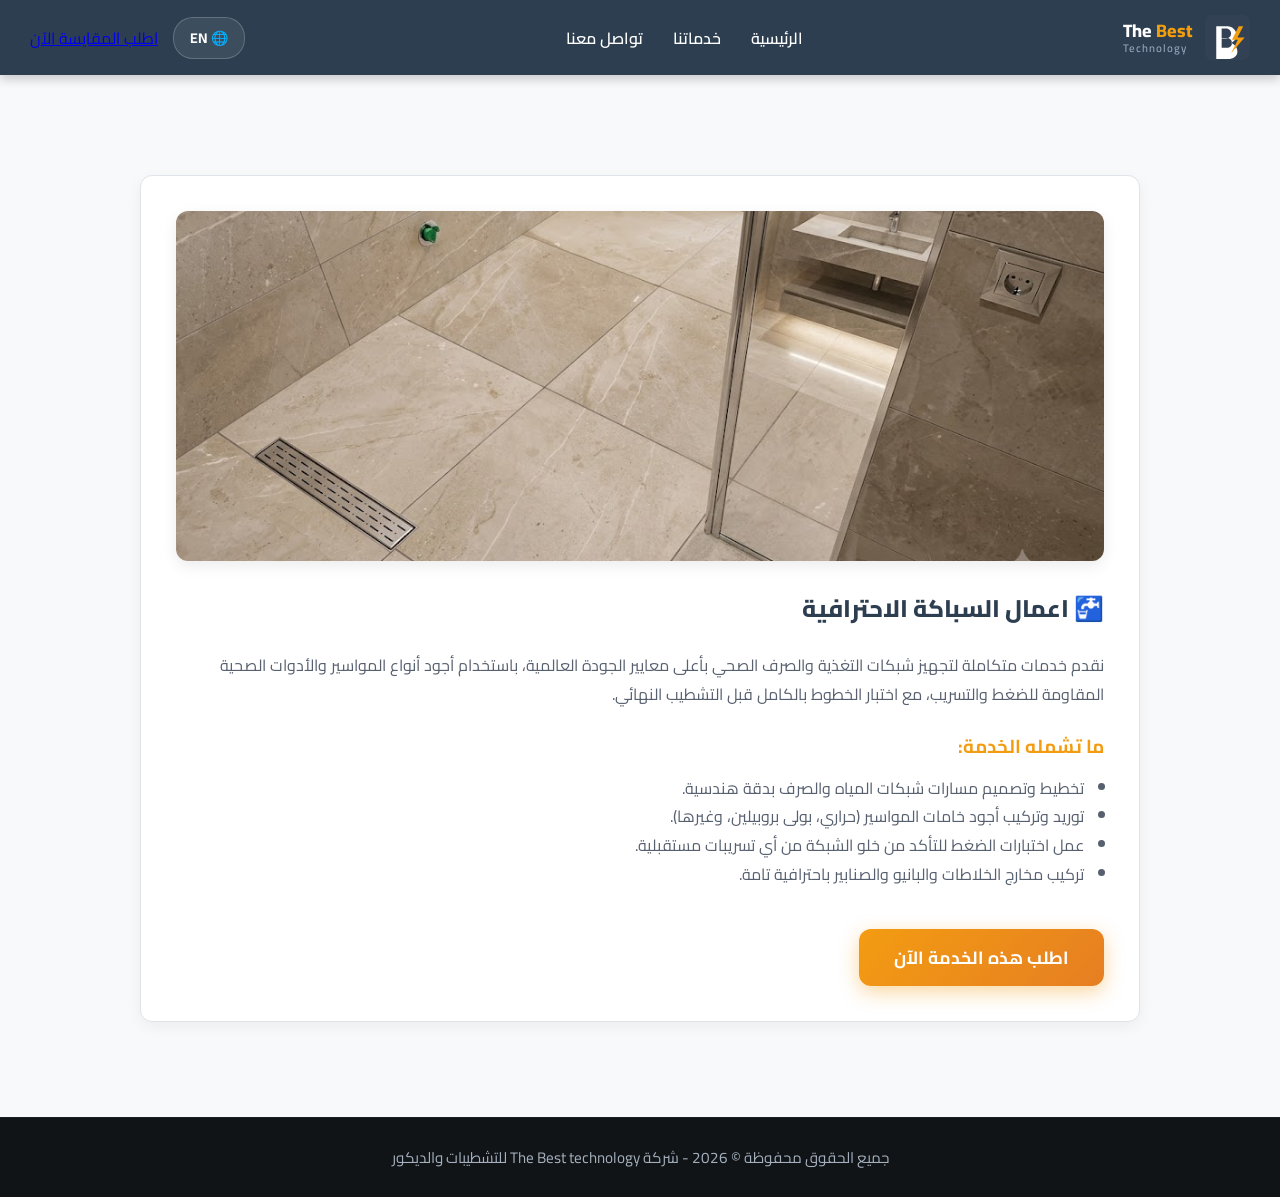
<file: service-plumbing.html>
<!DOCTYPE html>
<html lang="ar" dir="rtl">
<head>
    <meta charset="UTF-8">
    <meta name="viewport" content="width=device-width, initial-scale=1.0">
    <title>أعمال السباكة - المقاول الاحترافي</title>
    <link rel="stylesheet" href="style.css">
</head>
<body>
    <header class="header">
        <nav class="navbar">
            <div class="nav-container">

                <a href="en.html" class="logo" style="display: flex; align-items: center; gap: 12px; text-decoration: none;">
                <svg width="45" height="45" viewBox="0 0 100 100" fill="none" xmlns="http://www.w3.org/2000/svg" style="display: block;">
                    <rect width="100" height="100" rx="16" fill="#334155"/>
                    <path d="M25 25H50C61.0457 25 70 33.9543 70 45C70 52.5 65 59 58 62C66 65 72 72 72 81C72 91.5 63 98 51 98H25V25ZM47 52C53.0751 52 58 47.0751 58 41C58 34.9249 53.0751 30 47 30H37V52H47ZM49 73C55.0751 73 60 68.0751 60 62C60 55.9249 55.0751 51 49 51H37V73H49Z" fill="white"/>
                    <path d="M75 25L60 55H73L58 85L88 50H72L85 25H75Z" fill="#f59e0b"/>
                </svg>
                <div style="display: flex; flex-direction: column; line-height: 1.2; text-align: left;">
                    <span style="font-weight: 800; font-size: 18px; color: #ffffff;">The <span style="color: #f59e0b;">Best</span></span>
                    <span style="font-size: 11px; font-weight: 600; color: #94a3b8; letter-spacing: 1px;">Technology</span>
                </div>
            </a>

                <ul class="nav-links">
                    <li><a href="index.html#home">الرئيسية</a></li>
                    <li><a href="index.html#services">خدماتنا</a></li>
                    <li><a href="index.html#contact">تواصل معنا</a></li>
                </ul>
                <div class="nav-actions">
                    <button class="lang-btn">🌐 EN</button>
                    <a href="index.html#contact" class="cta-btn">اطلب المقايسة الآن</a>
                </div>
            </div>
        </nav>
    </header>

    <section class="services-section" style="margin-top: 80px;">
        <div class="container">
            <div class="about-content" style="text-align: right; max-width: 1000px;">
                
                <!-- صورة الخدمة البارزة -->
                <div style="margin-bottom: 25px; border-radius: 12px; overflow: hidden; box-shadow: 0 5px 15px rgba(0,0,0,0.08);">
                    <img src="plumbing.jpg" alt="تأسيس السباكة" style="width: 100%; height: 350px; object-fit: cover; display: block;">
                </div>

                <h1 style="color: var(--secondary-color); margin-bottom: 20px; font-weight: 800;">🚰 اعمال السباكة الاحترافية</h1>
                <p style="margin-bottom: 20px; line-height: 1.8; color: #57606f;">
                    نقدم خدمات متكاملة لتجهيز شبكات التغذية والصرف الصحي بأعلى معايير الجودة العالمية، باستخدام أجود أنواع المواسير والأدوات الصحية المقاومة للضغط والتسريب، مع اختبار الخطوط بالكامل قبل التشطيب النهائي.
                </p>
                <h3 style="color: var(--primary-color); margin-bottom: 10px;">ما تشمله الخدمة:</h3>
                <ul style="list-style: disc; margin-right: 20px; color: #57606f; line-height: 1.8; margin-bottom: 30px;">
                    <li>تخطيط وتصميم مسارات شبكات المياه والصرف بدقة هندسية.</li>
                    <li>توريد وتركيب أجود خامات المواسير (حراري، بولى بروبيلين، وغيرها).</li>
                    <li>عمل اختبارات الضغط للتأكد من خلو الشبكة من أي تسريبات مستقبلية.</li>
                    <li>تركيب مخارج الخلاطات والبانيو والصنابير باحترافية تامة.</li>
                </ul>
                <a href="index.html#contact" class="submit-btn" style="display: inline-block; text-align: center; text-decoration: none; width: auto; padding: 12px 35px;">اطلب هذه الخدمة الآن</a>
            </div>
        </div>
    </section>

    <footer class="footer">
        <p>جميع الحقوق محفوظة &copy; 2026 - شركة The Best technology للتشطيبات والديكور</p>
    </footer>
</body>
</html>
</file>
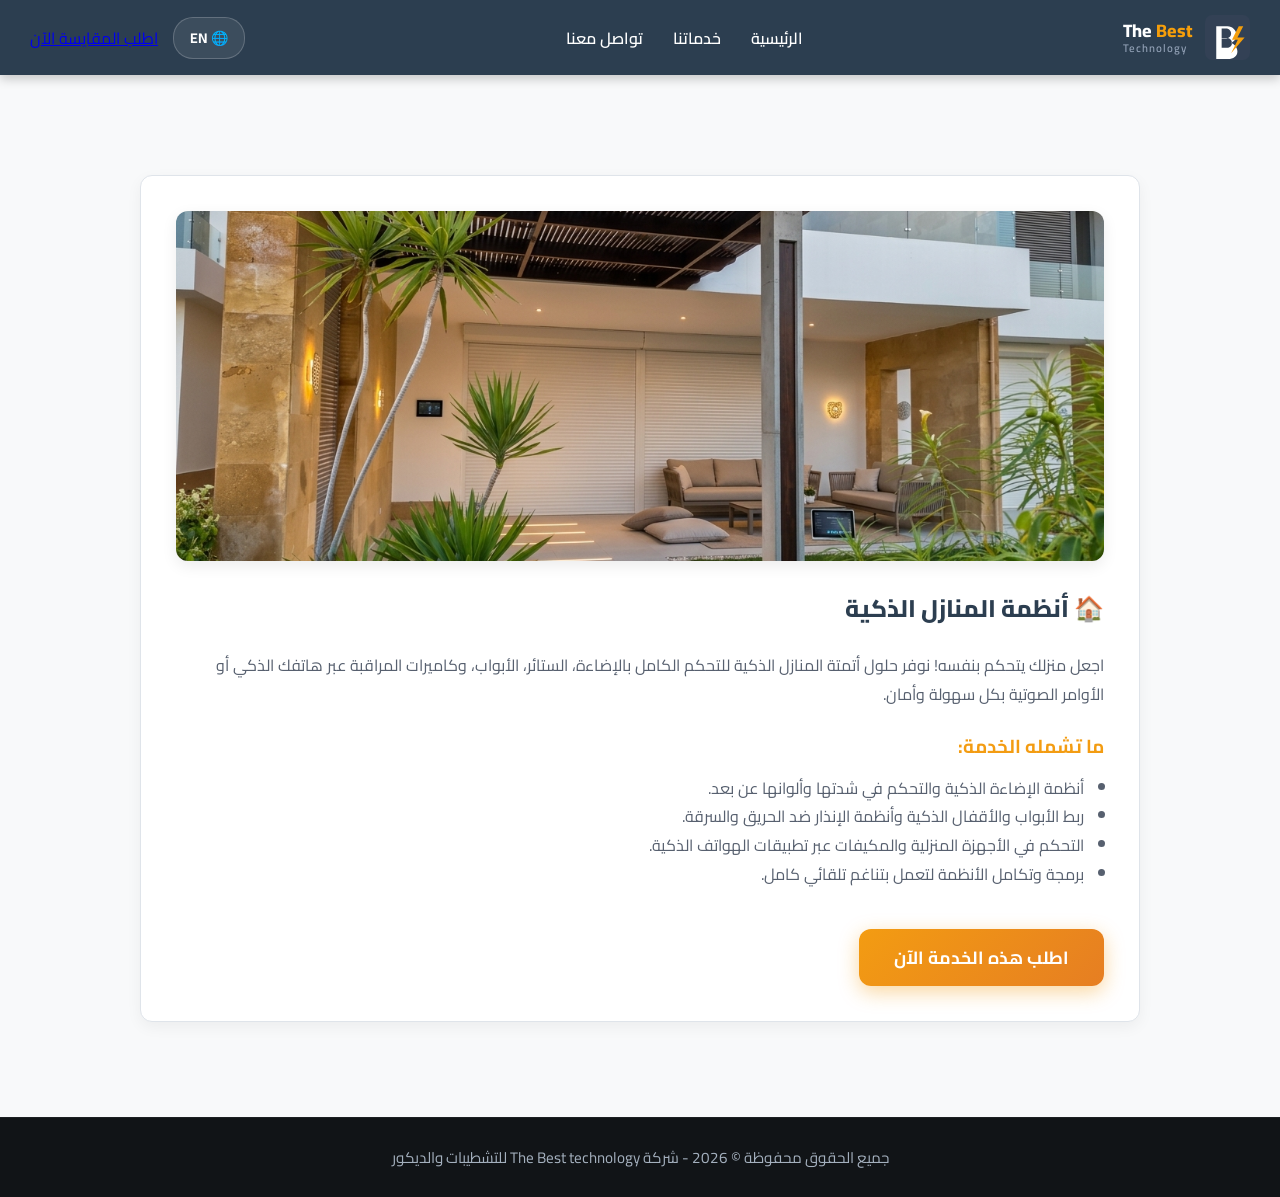
<file: service-smart-home.html>
<!DOCTYPE html>
<html lang="ar" dir="rtl">
<head>
    <meta charset="UTF-8">
    <meta name="viewport" content="width=device-width, initial-scale=1.0">
    <title>المنازل الذكية - المقاول الاحترافي</title>
    <link rel="stylesheet" href="style.css">
</head>
<body>
    <header class="header">
        <nav class="navbar">
            <div class="nav-container">

                <a href="en.html" class="logo" style="display: flex; align-items: center; gap: 12px; text-decoration: none;">
                <svg width="45" height="45" viewBox="0 0 100 100" fill="none" xmlns="http://www.w3.org/2000/svg" style="display: block;">
                    <rect width="100" height="100" rx="16" fill="#334155"/>
                    <path d="M25 25H50C61.0457 25 70 33.9543 70 45C70 52.5 65 59 58 62C66 65 72 72 72 81C72 91.5 63 98 51 98H25V25ZM47 52C53.0751 52 58 47.0751 58 41C58 34.9249 53.0751 30 47 30H37V52H47ZM49 73C55.0751 73 60 68.0751 60 62C60 55.9249 55.0751 51 49 51H37V73H49Z" fill="white"/>
                    <path d="M75 25L60 55H73L58 85L88 50H72L85 25H75Z" fill="#f59e0b"/>
                </svg>
                <div style="display: flex; flex-direction: column; line-height: 1.2; text-align: left;">
                    <span style="font-weight: 800; font-size: 18px; color: #ffffff;">The <span style="color: #f59e0b;">Best</span></span>
                    <span style="font-size: 11px; font-weight: 600; color: #94a3b8; letter-spacing: 1px;">Technology</span>
                </div>
            </a>

                <ul class="nav-links">
                    <li><a href="index.html#home">الرئيسية</a></li>
                    <li><a href="index.html#services">خدماتنا</a></li>
                    <li><a href="index.html#contact">تواصل معنا</a></li>
                </ul>
                <div class="nav-actions">
                    <button class="lang-btn">🌐 EN</button>
                    <a href="index.html#contact" class="cta-btn">اطلب المقايسة الآن</a>
                </div>
            </div>
        </nav>
    </header>

    <section class="services-section" style="margin-top: 80px;">
        <div class="container">
            <div class="about-content" style="text-align: right; max-width: 1000px;">
                
                <!-- ===== صورة الخدمة البارزة ===== -->
                <div style="margin-bottom: 25px; border-radius: 12px; overflow: hidden; box-shadow: 0 5px 15px rgba(0,0,0,0.08);">
                    <img src="smart-home.jpg" alt="أنظمة المنازل الذكية" style="width: 100%; height: 350px; object-fit: cover; display: block;">
                </div>

                <h1 style="color: var(--secondary-color); margin-bottom: 20px; font-weight: 800;">🏠 أنظمة المنازل الذكية</h1>
                <p style="margin-bottom: 20px; line-height: 1.8; color: #57606f;">
                    اجعل منزلك يتحكم بنفسه! نوفر حلول أتمتة المنازل الذكية للتحكم الكامل بالإضاءة، الستائر، الأبواب، وكاميرات المراقبة عبر هاتفك الذكي أو الأوامر الصوتية بكل سهولة وأمان.
                </p>
                <h3 style="color: var(--primary-color); margin-bottom: 10px;">ما تشمله الخدمة:</h3>
                <ul style="list-style: disc; margin-right: 20px; color: #57606f; line-height: 1.8; margin-bottom: 30px;">
                    <li>أنظمة الإضاءة الذكية والتحكم في شدتها وألوانها عن بعد.</li>
                    <li>ربط الأبواب والأقفال الذكية وأنظمة الإنذار ضد الحريق والسرقة.</li>
                    <li>التحكم في الأجهزة المنزلية والمكيفات عبر تطبيقات الهواتف الذكية.</li>
                    <li>برمجة وتكامل الأنظمة لتعمل بتناغم تلقائي كامل.</li>
                </ul>
                <a href="index.html#contact" class="submit-btn" style="display: inline-block; text-align: center; text-decoration: none; width: auto; padding: 12px 35px;">اطلب هذه الخدمة الآن</a>
            </div>
        </div>
    </section>

    <footer class="footer">
        <p>جميع الحقوق محفوظة &copy; 2026 - شركة The Best technology للتشطيبات والديكور</p>
    </footer>
</body>
</html>
</file>
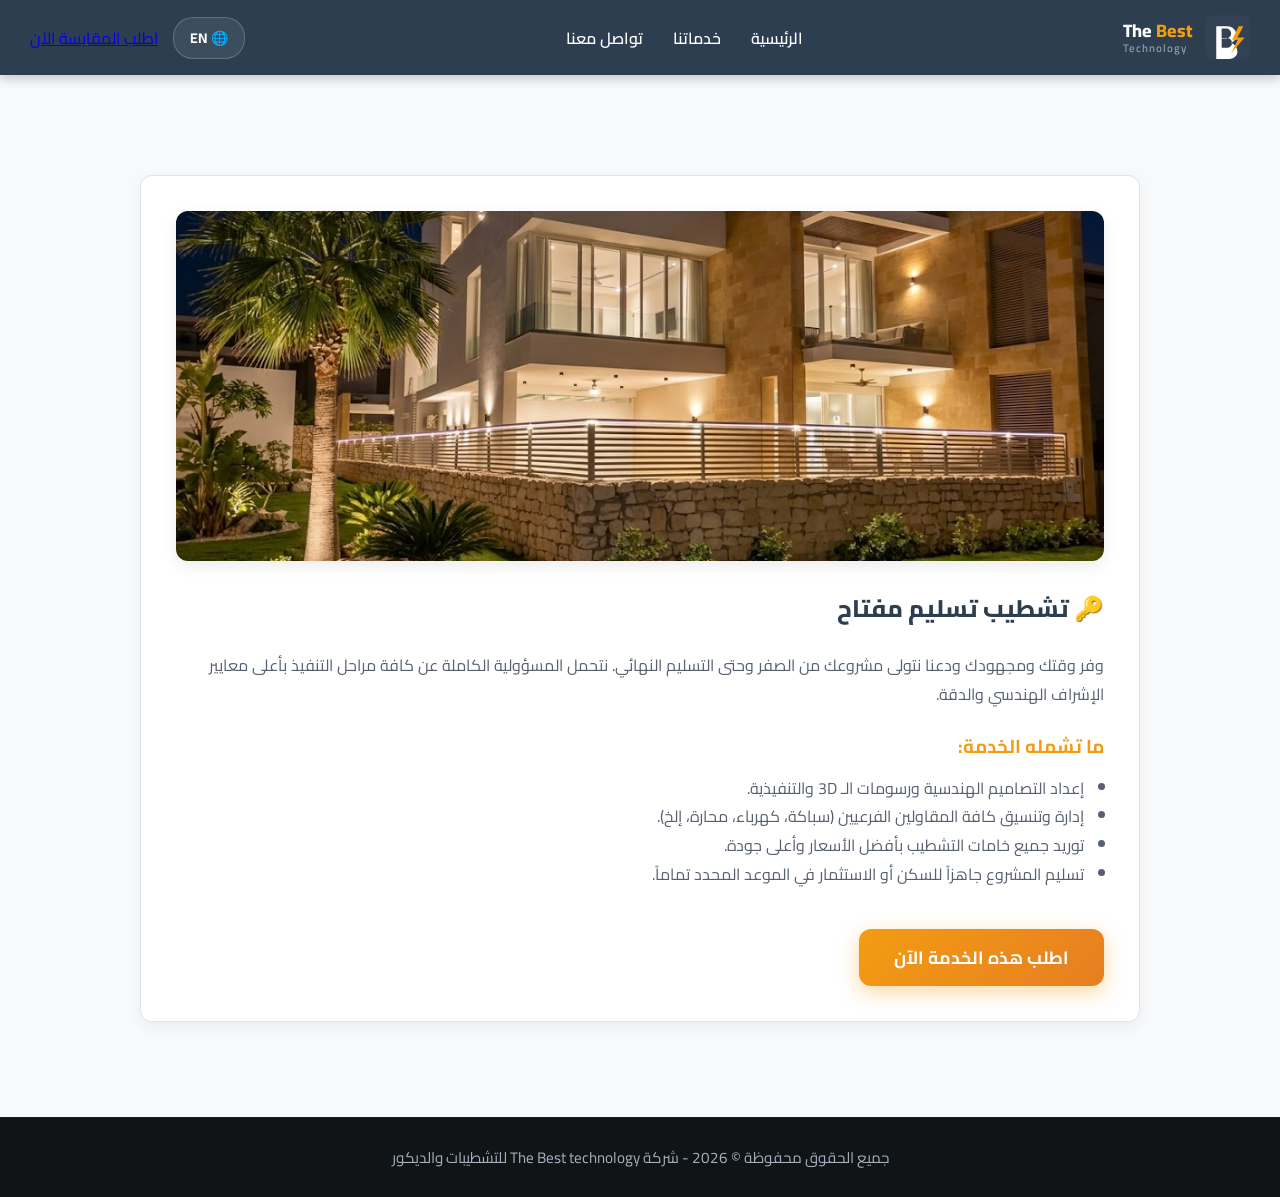
<file: service-turnkey.html>
<!DOCTYPE html>
<html lang="ar" dir="rtl">
<head>
    <meta charset="UTF-8">
    <meta name="viewport" content="width=device-width, initial-scale=1.0">
    <title>تشطيب تسليم مفتاح - المقاول الاحترافي</title>
    <link rel="stylesheet" href="style.css">
</head>
<body>
    <header class="header">
        <nav class="navbar">
            <div class="nav-container">

                <a href="en.html" class="logo" style="display: flex; align-items: center; gap: 12px; text-decoration: none;">
                <svg width="45" height="45" viewBox="0 0 100 100" fill="none" xmlns="http://www.w3.org/2000/svg" style="display: block;">
                    <rect width="100" height="100" rx="16" fill="#334155"/>
                    <path d="M25 25H50C61.0457 25 70 33.9543 70 45C70 52.5 65 59 58 62C66 65 72 72 72 81C72 91.5 63 98 51 98H25V25ZM47 52C53.0751 52 58 47.0751 58 41C58 34.9249 53.0751 30 47 30H37V52H47ZM49 73C55.0751 73 60 68.0751 60 62C60 55.9249 55.0751 51 49 51H37V73H49Z" fill="white"/>
                    <path d="M75 25L60 55H73L58 85L88 50H72L85 25H75Z" fill="#f59e0b"/>
                </svg>
                <div style="display: flex; flex-direction: column; line-height: 1.2; text-align: left;">
                    <span style="font-weight: 800; font-size: 18px; color: #ffffff;">The <span style="color: #f59e0b;">Best</span></span>
                    <span style="font-size: 11px; font-weight: 600; color: #94a3b8; letter-spacing: 1px;">Technology</span>
                </div>
            </a>

                <ul class="nav-links">
                    <li><a href="index.html#home">الرئيسية</a></li>
                    <li><a href="index.html#services">خدماتنا</a></li>
                    <li><a href="index.html#contact">تواصل معنا</a></li>
                </ul>
                <div class="nav-actions">
                    <button class="lang-btn">🌐 EN</button>
                    <a href="index.html#contact" class="cta-btn">اطلب المقايسة الآن</a>
                </div>
            </div>
        </nav>
    </header>

    <section class="services-section" style="margin-top: 80px;">
        <div class="container">
            <div class="about-content" style="text-align: right; max-width: 1000px;">
                
                <!-- صورة الخدمة البارزة -->
                <div style="margin-bottom: 25px; border-radius: 12px; overflow: hidden; box-shadow: 0 5px 15px rgba(0,0,0,0.08);">
                    <img src="turnkey.jpg" alt="تشطيب تسليم مفتاح" style="width: 100%; height: 350px; object-fit: cover; display: block;">
                </div>

                <h1 style="color: var(--secondary-color); margin-bottom: 20px; font-weight: 800;">🔑 تشطيب تسليم مفتاح</h1>
                <p style="margin-bottom: 20px; line-height: 1.8; color: #57606f;">
                    وفر وقتك ومجهودك ودعنا نتولى مشروعك من الصفر وحتى التسليم النهائي. نتحمل المسؤولية الكاملة عن كافة مراحل التنفيذ بأعلى معايير الإشراف الهندسي والدقة.
                </p>
                <h3 style="color: var(--primary-color); margin-bottom: 10px;">ما تشمله الخدمة:</h3>
                <ul style="list-style: disc; margin-right: 20px; color: #57606f; line-height: 1.8; margin-bottom: 30px;">
                    <li>إعداد التصاميم الهندسية ورسومات الـ 3D والتنفيذية.</li>
                    <li>إدارة وتنسيق كافة المقاولين الفرعيين (سباكة، كهرباء، محارة، إلخ).</li>
                    <li>توريد جميع خامات التشطيب بأفضل الأسعار وأعلى جودة.</li>
                    <li>تسليم المشروع جاهزاً للسكن أو الاستثمار في الموعد المحدد تماماً.</li>
                </ul>
                <a href="index.html#contact" class="submit-btn" style="display: inline-block; text-align: center; text-decoration: none; width: auto; padding: 12px 35px;">اطلب هذه الخدمة الآن</a>
            </div>
        </div>
    </section>

    <footer class="footer">
        <p>جميع الحقوق محفوظة &copy; 2026 - شركة The Best technology للتشطيبات والديكور</p>
    </footer>
</body>
</html>
</file>
<file: style.css>
/* ===== استدعاء خط Cairo من Google Fonts ===== */
@import url('https://fonts.googleapis.com/css2?family=Cairo:wght@400;600;700;800&display=swap');

/* ===== إعداد المتغيرات الأساسية ===== */
:root {
    --primary-color: #f39c12;
    --primary-hover: #d35400;
    --secondary-color: #2c3e50;
    --bg-dark: #1e272e;
    --bg-light: #f8f9fa;
    --text-color: #333;
    --white: #ffffff;
    --font-family: 'Cairo', sans-serif;
}

/* ===== التنسيقات العامة ===== */
* {
    margin: 0;
    padding: 0;
    box-sizing: border-box;
    font-family: var(--font-family);
}

html {
    scroll-behavior: smooth;
}

body {
    direction: rtl;
    color: var(--text-color);
    background-color: var(--bg-light);
}

.container {
    width: 100%;
    max-width: 1200px; /* خليه عرض كبير عشان الشاشات واللاب توب */
    margin: 0 auto;    /* عشان يسنتر المحتوى في النص */
    padding: 15px;
    box-sizing: border-box;
}

/* ===== شريط التنقل (Navbar) ===== */
.header {
    position: fixed;
    top: 0;
    left: 0;
    width: 100%;
    z-index: 1000;
    background-color: #2c3e50;
    box-shadow: 0 4px 10px rgba(0, 0, 0, 0.2);
}

.navbar {
    width: 100%;
    background: transparent;
}

.nav-container {
    width: 100%;
    max-width: 1300px;
    margin: 0 auto;
    padding: 15px 30px;
    display: flex;
    justify-content: space-between;
    align-items: center;
}

.logo {
    font-size: 24px;
    font-weight: 800;
    color: #ffffff;
    text-decoration: none;
}

.logo span {
    color: var(--primary-color);
}

.nav-links {
    list-style: none;
    display: flex;
    gap: 30px;
}

.nav-links li a {
    color: #ffffff;
    text-decoration: none;
    font-size: 16px;
    font-weight: 600;
    transition: color 0.3s ease;
}

.nav-links li a:hover {
    color: var(--primary-color);
}

.nav-actions {
    display: flex;
    align-items: center;
    gap: 15px;
}

.nav-actions .nav-cta {
    background-color: var(--primary-color);
    color: var(--white);
    padding: 10px 22px;
    border-radius: 25px;
    text-decoration: none;
    font-weight: 700;
    font-size: 14px;
    display: inline-block;
    box-shadow: 0 4px 15px rgba(243, 156, 18, 0.4);
    animation: buttonPulse 2s infinite;
    transition: transform 0.3s ease, background-color 0.3s ease;
}

@keyframes buttonPulse {
    0% { transform: scale(1); box-shadow: 0 0 0 0 rgba(243, 156, 18, 0.7); }
    70% { transform: scale(1.06); box-shadow: 0 0 0 12px rgba(243, 156, 18, 0); }
    100% { transform: scale(1); box-shadow: 0 0 0 0 rgba(243, 156, 18, 0); }
}

.nav-actions .nav-cta:hover {
    transform: translateY(-2px) scale(1.08);
    background-color: var(--primary-hover);
    animation: none;
}

.lang-btn {
    background: rgba(255, 255, 255, 0.08);
    border: 1.5px solid rgba(255, 255, 255, 0.2);
    color: var(--white);
    padding: 7px 16px;
    border-radius: 20px;
    font-size: 14px;
    font-weight: 700;
    cursor: pointer;
    display: flex;
    align-items: center;
    gap: 6px;
    transition: all 0.3s ease;
}

.lang-btn:hover {
    background-color: var(--primary-color);
    border-color: var(--primary-color);
}

/* ===== قسم الرئيسية (Hero) ===== */
.hero {
    position: relative;
    height: 100vh;
    background: url('hero-bg.jpg') no-repeat center center/cover;
    display: flex;
    align-items: center;
    justify-content: center;
    text-align: center;
    padding: 0 20px;
}

.hero-overlay {
    position: absolute;
    top: 0;
    left: 0;
    width: 100%;
    height: 100%;
    background: rgba(0, 0, 0, 0.65);
}

.hero-content {
    position: relative;
    z-index: 1;
    color: var(--white);
    max-width: 800px;
}

.hero-content h1 {
    font-size: 2.8rem;
    margin-bottom: 20px;
    font-weight: 800;
    line-height: 1.3;
}

.hero-content p {
    font-size: 1.2rem;
    margin-bottom: 30px;
    color: #e0e0e0;
}

.hero-btns {
    display: flex;
    gap: 15px;
    justify-content: center;
}

.btn {
    padding: 12px 28px;
    text-decoration: none;
    border-radius: 5px;
    font-weight: 700;
    transition: transform 0.3s ease, background 0.3s ease;
    display: inline-block;
}

.primary-btn {
    background-color: var(--primary-color);
    color: var(--white);
}

.secondary-btn {
    background-color: transparent;
    color: var(--white);
    border: 2px solid var(--white);
}

.btn:hover {
    transform: translateY(-3px);
}

.primary-btn:hover {
    background-color: var(--primary-hover);
}

.secondary-btn:hover {
    background-color: var(--white);
    color: var(--secondary-color);
}

/* ===== قسم الخدمات (Services) ===== */
.services-section {
    padding: 80px 20px;
    background-color: #f8f9fa;
    text-align: center;
}

.section-title {
    text-align: center;
    margin-bottom: 40px;
}

.section-title h2 {
    font-size: 2.2rem;
    color: var(--secondary-color);
    margin-bottom: 10px;
    font-weight: 800;
}

.section-title h2 span {
    color: var(--primary-color);
}

.section-title p {
    color: #666;
    font-size: 1.1rem;
}

.services-grid {
    display: grid;
    grid-template-columns: repeat(3, 1fr);
    gap: 30px;
    max-width: 1200px;
    margin: 0 auto;
}

.service-link {
    text-decoration: none;
    color: inherit;
    display: block;
}

.service-card {
    background-color: #ffffff;
    padding: 40px 30px;
    border-radius: 16px;
    text-align: center;
    box-shadow: 0 10px 30px rgba(0, 0, 0, 0.05);
    border: 1px solid rgba(0, 0, 0, 0.04);
    border-top: 5px solid var(--primary-color);
    display: flex;
    flex-direction: column;
    justify-content: space-between;
    height: 100%;
    transition: all 0.4s ease;
}

.service-card:hover {
    transform: translateY(-10px);
    box-shadow: 0 20px 40px rgba(243, 156, 18, 0.15);
}

.service-card .service-icon {
    font-size: 3rem;
    margin-bottom: 20px;
    transition: transform 0.3s ease;
    display: inline-block;
}

.service-card:hover .service-icon {
    transform: scale(1.15) rotate(5deg);
}

.service-card h3 {
    color: var(--secondary-color);
    margin-bottom: 15px;
    font-weight: 800;
    font-size: 1.35rem;
}

.service-card p {
    color: #666;
    font-size: 0.98rem;
    margin-bottom: 25px;
    line-height: 1.7;
    flex-grow: 1;
}

.service-card .service-btn {
    display: inline-block;
    width: 100%;
    padding: 12px;
    background-color: #fff;
    color: var(--primary-color);
    border: 2px solid var(--primary-color);
    border-radius: 30px;
    font-weight: 700;
    text-align: center;
    transition: all 0.3s ease;
}

.service-card:hover .service-btn {
    background-color: var(--primary-color);
    color: #ffffff;
}

/* ===== قسم المعرض (Gallery) ===== */
#gallery {
    padding: 80px 20px;
    background-color: var(--bg-light);
    text-align: center;
}

#gallery h2 {
    margin-bottom: 40px;
    font-size: 2.2rem;
    color: var(--secondary-color);
    font-weight: 800;
}

#gallery h2 span {
    color: var(--primary-color);
}

.video-container, 
.my-gallery {
    max-width: 1050px;
    margin: 0 auto 40px auto;
    display: flex;
    flex-wrap: wrap;
    justify-content: center;
    gap: 30px;
}

.video-box, 
.photo-item {
    width: 320px;
    background: #fff;
    padding: 12px;
    border-radius: 12px;
    box-shadow: 0 5px 15px rgba(0, 0, 0, 0.08);
    transition: all 0.3s ease;
}

.video-box:hover, 
.photo-item:hover {
    transform: translateY(-5px);
    background-color: var(--primary-color);
    box-shadow: 0 18px 40px rgba(243, 156, 18, 0.15);
}

.video-box video, 
.photo-item img {
    width: 100%;
    height: 320px;
    object-fit: cover;
    border-radius: 8px;
    display: block;
}

.video-box p, 
.photo-item p {
    margin-top: 12px;
    font-size: 1.1rem;
    color: #333;
    font-weight: 600;
    transition: color 0.3s ease;
}

.video-box:hover p, 
.photo-item:hover p {
    color: #fff;
}


/* ===== قسم عن المقاول وتواصل معنا ===== */
.about-section, 
.contact-section {
    padding: 80px 20px;
    background-color: var(--bg-light);
}

.about-content {
    max-width: 900px;
    margin: 0 auto;
    text-align: center;
    background: #ffffff;
    padding: 35px;
    border-radius: 12px;
    box-shadow: 0 5px 15px rgba(0, 0, 0, 0.05);
    border: 1px solid #dfe4ea;
}

.about-text p {
    color: #57606f;
    line-height: 1.8;
    font-size: 1.05rem;
}

.contact-container {
    max-width: 700px;
    margin: 0 auto;
    background: #ffffff;
    padding: 40px;
    border-radius: 16px;
    box-shadow: 0 10px 30px rgba(0, 0, 0, 0.08);
    border: 1px solid rgba(243, 156, 18, 0.25);
}

.contact-form {
    display: flex;
    flex-direction: column;
    gap: 20px;
}

.input-group input,
.input-group select,
.input-group textarea {
    width: 100%;
    padding: 15px;
    border-radius: 8px;
    border: 1px solid #ced6e0;
    background: var(--white);
    color: var(--text-color);
    font-size: 1rem;
    outline: none;
    transition: 0.3s;
}

.input-group input:focus,
.input-group select:focus,
.input-group textarea:focus {
    border-color: var(--primary-color);
    box-shadow: 0 0 8px rgba(243, 156, 18, 0.4);
}

.submit-btn {
    width: 100%;
    border: none;
    cursor: pointer;
    font-size: 1.1rem;
    padding: 16px;
    margin-top: 10px;
    font-weight: 700;
    border-radius: 12px;
    color: #ffffff;
    background: linear-gradient(135deg, var(--primary-color) 0%, #e67e22 100%);
    box-shadow: 0 6px 20px rgba(243, 156, 18, 0.4);
    transition: all 0.4s ease;
}

.submit-btn:hover {
    transform: translateY(-4px);
    box-shadow: 0 10px 25px rgba(243, 156, 18, 0.6);
}

/* ===== الفوتر ===== */
.footer {
    background-color: #111417;
    color: #a4b0be;
    text-align: center;
    padding: 25px 20px;
    font-size: 0.95rem;
    border-top: 1px solid rgba(255, 255, 255, 0.05);
}

/* ===== التجاوب (Responsive) ===== */
@media (max-width: 900px) {
    .services-grid {
        grid-template-columns: 1fr;
    }
}

@media (max-width: 768px) {
    .contact-container,
    .about-content {
        padding: 20px;
    }
    
    .hero-content h1 {
        font-size: 2.2rem;
    }
}

/* ===== إنيماشن كارت التواصل ===== */
.contact-container {
    transition: transform 0.4s cubic-bezier(0.165, 0.84, 0.44, 1), box-shadow 0.4s ease;
}

.contact-container:hover {
    transform: translateY(-6px);
    box-shadow: 0 18px 40px rgba(243, 156, 18, 0.15);
}

/* ==========================================
   تعديلات التجاوب الكاملة للشاشات الصغيرة 
   ========================================== */
@media (max-width: 768px) {
    /* تصحيع حجم الحاوية العامة عشان تملى شاشة الموبايل بمسافات أمان مظبوطة */
    .container {
        max-width: 100% !important;
        padding: 0 15px !important;
    }

    /* ضبط شريط التنقل (Navbar) للموبايل */
    .nav-container {
        padding: 12px 15px;
        flex-direction: column;
        gap: 15px;
    }

    .nav-links {
        gap: 15px;
        flex-wrap: wrap;
        justify-content: center;
    }

    .nav-actions {
        width: 100%;
        justify-content: center;
    }

    /* قسم الـ Hero (الرئيسية) */
    .hero-content h1 {
        font-size: 2rem !important;
    }

    .hero-content p {
        font-size: 1rem !important;
    }

    .hero-btns {
        flex-direction: column;
        width: 100%;
    }

    .hero-btns .btn {
        width: 100%;
        text-align: center;
    }

    /* شبكة الخدمات (Services) */
    .services-grid {
        grid-template-columns: 1fr !important;
        gap: 20px;
    }

    /* المعرض والفيديوهات والصور */
    .video-container, 
    .my-gallery {
        gap: 20px;
    }

    .video-box, 
    .photo-item {
        width: 100% !important; /* بتخلي كروت الصور والفيديوهات تاخد عرض الشاشة بالكامل بشكل سلس */
        max-width: 350px;
        margin: 0 auto;
    }

    .video-box video, 
    .photo-item img {
        height: 250px; /* تصغير الارتفاع شوية عشان يناسب شاشة الموبايل القصيرة */
    }

    /* نموذج التواصل */
    .contact-container {
        padding: 20px 15px;
        margin: 0 10px;
    }
}

/* حل مشكلة تداخل الـ Navbar الثابت مع محتوى الصفحة */
.hero {
    padding-top: 180px !important; /* بتزق محتوى الـ Hero لتحت عشان ما يتغطاش بالـ Navbar */
    height: auto !important;       /* عشان الـ height الـ 100vh ما يعوجش المحتوى لو زاد */
    min-height: 100vh;
}

/* ===== كود إجباري لتنظيم النافبار على الموبايل ===== */
@media (max-width: 768px) {
    .navbar {
        position: fixed !important;
        top: 0 !important;
        left: 0 !important;
        width: 100% !important;
        background: rgba(30, 39, 46, 0.95) !important;
        backdrop-filter: blur(10px) !important;
        z-index: 9999 !important;
    }

    .nav-container {
        display: flex !important;
        flex-wrap: wrap !important;
        justify-content: space-between !important;
        align-items: center !important;
        padding: 10px 15px !important;
        width: 100% !important;
    }

    .logo {
        font-size: 18px !important;
        order: 1 !important;
    }

    .nav-actions {
        display: flex !important;
        align-items: center !important;
        gap: 8px !important;
        order: 2 !important;
    }

    .nav-actions .nav-cta {
        padding: 6px 12px !important;
        font-size: 11px !important;
    }

    .lang-btn {
        padding: 4px 8px !important;
        font-size: 11px !important;
    }

    .nav-links {
        display: flex !important;
        flex-wrap: wrap !important;
        justify-content: center !important;
        gap: 12px !important;
        width: 100% !important;
        order: 3 !important;
        margin-top: 8px !important;
        padding-top: 8px !important;
        border-top: 1px solid rgba(255, 255, 255, 0.15) !important;
        list-style: none !important;
    }

    .nav-links li a {
        font-size: 13px !important;
    }

    .hero {
        padding-top: 170px !important;
    }
}
</file>
